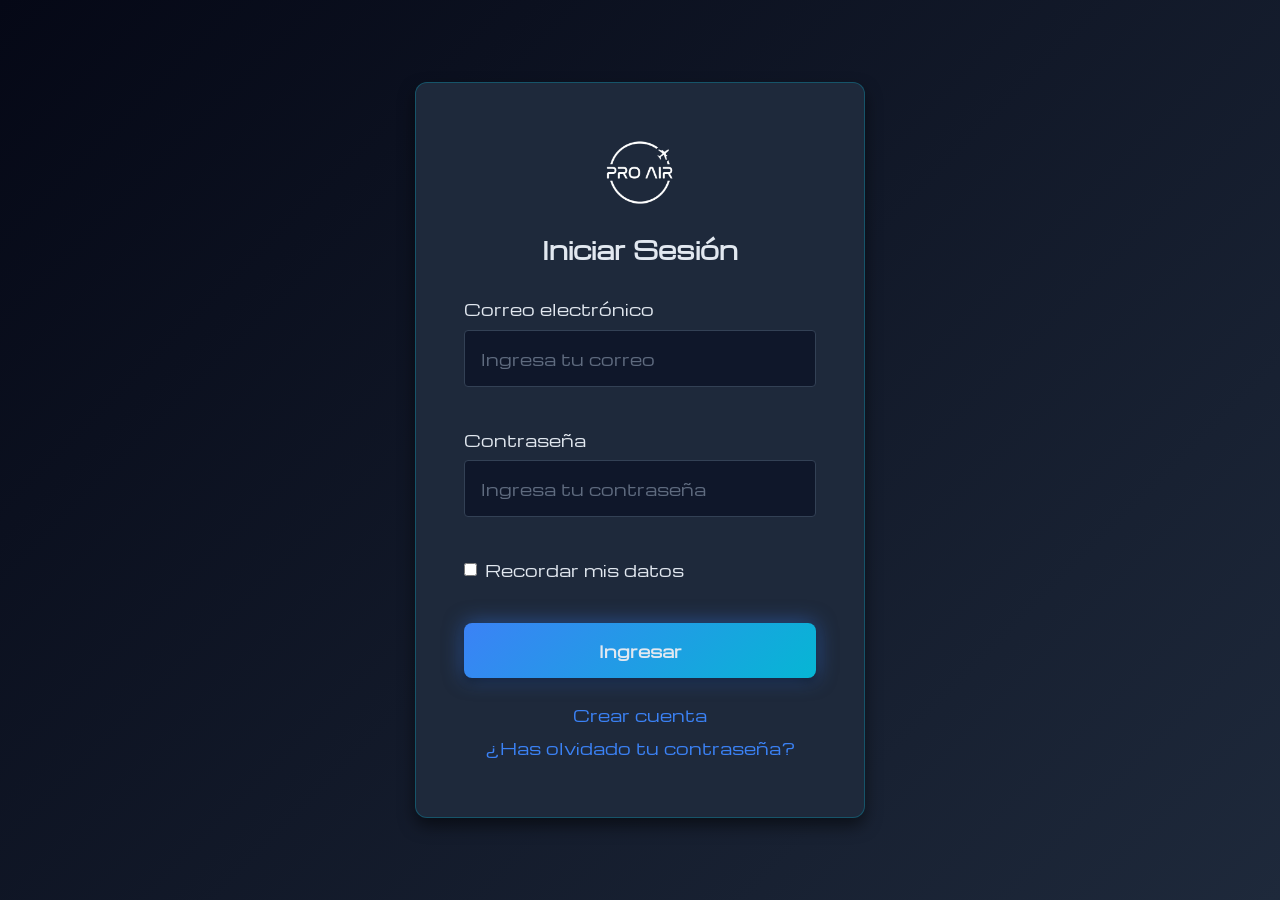
<file: index.html>
<!DOCTYPE html>
<html lang="es">
<head>
    <meta charset="UTF-8">
    <meta name="viewport" content="width=device-width, initial-scale=1.0">
    <title>PRO AIR - Iniciar Sesión</title>
    <link rel="icon" href="./img/icons/icono.png" type="image/png">
    <link rel="stylesheet" href="css/style.css">
    <link rel="stylesheet" href="css/forms.css">
    <link rel="stylesheet" href="css/layout.css">
    <link rel="stylesheet" href="css/responsive.css">
</head>
<body>
    <main class="login-container">
        <div class="login-wrapper">
            <header class="login-header">
                <img src="./img/icons/logo.png" alt="Logo PRO AIR" class="logo">
                <h1>Iniciar Sesión</h1>
            </header>

            <form class="login-form" action="loading-login.html" method="get">
                <div class="form-group">
                    <label for="email">Correo electrónico</label>
                    <input 
                        type="email" 
                        id="email" 
                        name="email" 
                        placeholder="Ingresa tu correo"
                        required
                        aria-required="true"
                    >
                </div>

                <div class="form-group">
                    <label for="password">Contraseña</label>
                    <input 
                        type="password" 
                        id="password" 
                        name="password" 
                        placeholder="Ingresa tu contraseña"
                        required
                        aria-required="true"
                    >
                </div>

                <div class="form-group checkbox-group">
                    <input type="checkbox" id="remember" name="remember">
                    <label for="remember">Recordar mis datos</label>
                </div>

                <button type="submit" class="btn btn-primary">Ingresar</button>
            </form>

            <div class="login-links">
                <a href="registro.html" class="link">Crear cuenta</a>
                <a href="recuperar.html" class="link">¿Has olvidado tu contraseña?</a>
            </div>
        </div>
    </main>
</body>
</html>
</file>
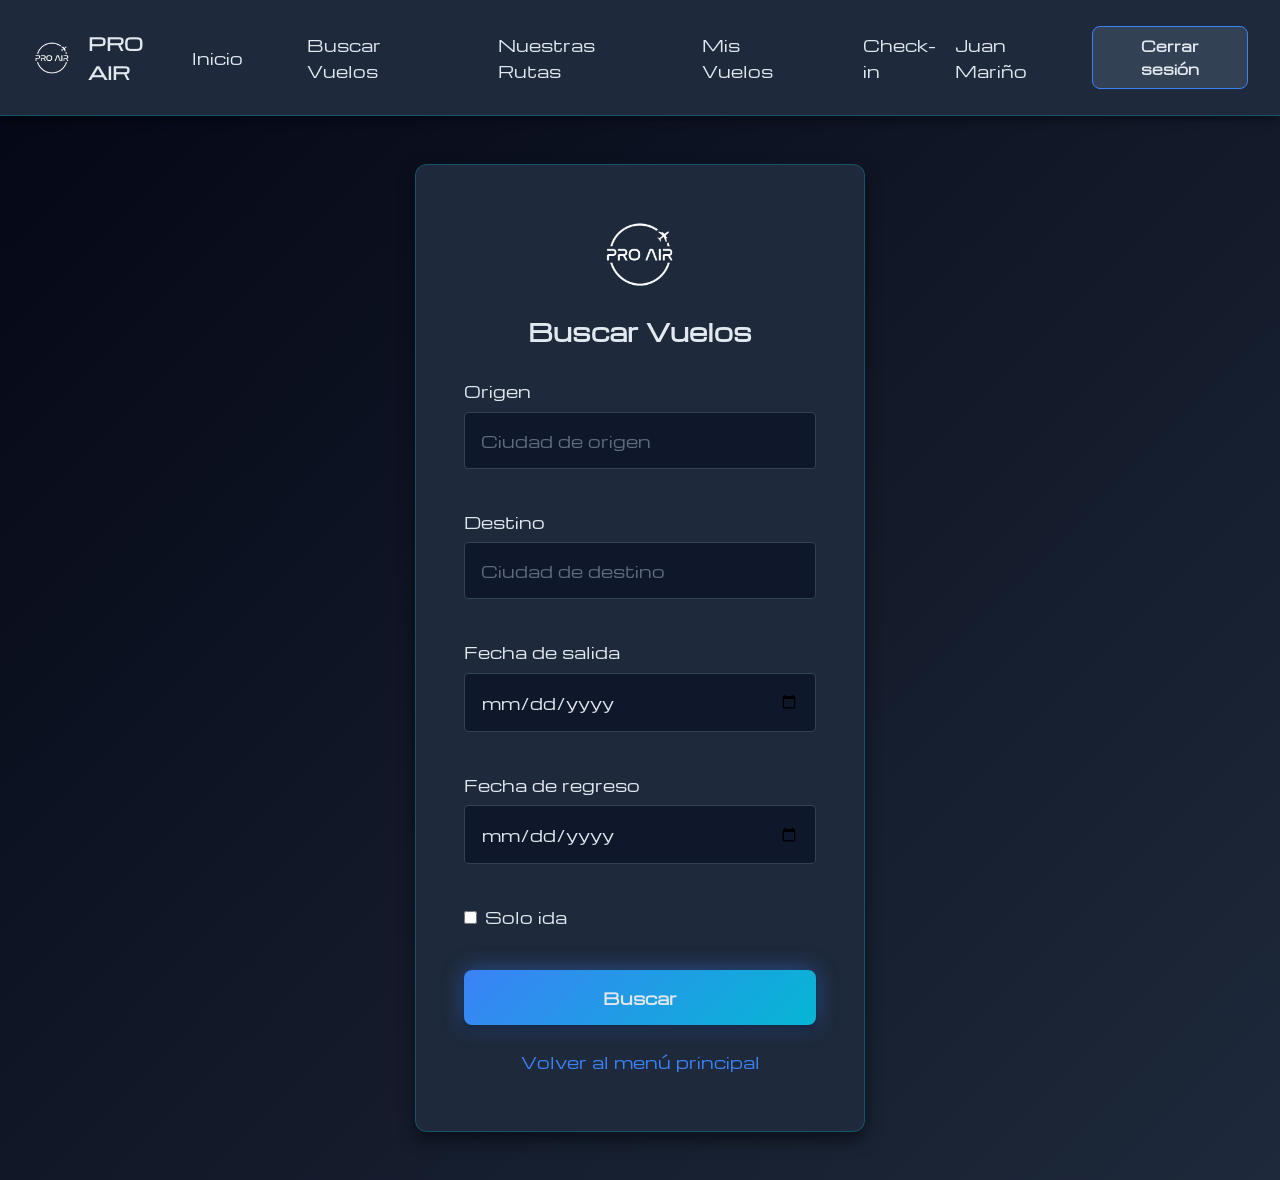
<file: buscar-vuelos.html>
<!DOCTYPE html>
<html lang="es">
<head>
    <meta charset="UTF-8">
    <meta name="viewport" content="width=device-width, initial-scale=1.0">
    <title>PRO AIR - Búsqueda de Vuelos</title>
    <link rel="icon" href="./img/icons/icono.png" type="image/png">
    <link rel="stylesheet" href="css/style.css">
    <link rel="stylesheet" href="css/forms.css">
    <link rel="stylesheet" href="css/layout.css">
    <link rel="stylesheet" href="css/responsive.css">
</head>
<body>
    <nav class="nav-mobile">
        <div class="nav-mobile-content">
            <a href="menu.html" class="nav-mobile-logo">
                <img src="./img/icons/logo.png" alt="Logo PRO AIR">
                <span>PRO AIR</span>
            </a>
            <div class="nav-mobile-links">
                <a href="menu.html" class="nav-mobile-link">Inicio</a>
                <a href="rutas.html" class="nav-mobile-link">Rutas</a>
                <a href="index.html" class="nav-mobile-logout">Cerrar sesión</a>
            </div>
        </div>
    </nav>
    <nav class="nav-bar">
        <div class="nav-content">
            <a href="menu.html" class="nav-logo">
                <img src="./img/icons/logo.png" alt="Logo PRO AIR">
                <span>PRO AIR</span>
            </a>
            <div class="nav-links">
                <a href="menu.html" class="nav-link">Inicio</a>
                <a href="buscar-vuelos.html" class="nav-link">Buscar Vuelos</a>
                <a href="rutas.html" class="nav-link">Nuestras Rutas</a>
                <a href="mis-vuelos.html" class="nav-link">Mis Vuelos</a>
                <a href="checkin.html" class="nav-link">Check-in</a>
            </div>
            <div class="nav-user">
                <span class="nav-username">Juan Mariño</span>
                <a href="index.html" class="btn btn-logout">Cerrar sesión</a>
            </div>
        </div>
    </nav>
    <main class="form-container">
        <div class="form-wrapper">
            <header class="form-header">
                <img src="./img/icons/logo.png" alt="Logo PRO AIR" class="logo">
                <h1>Buscar Vuelos</h1>
            </header>

            <form class="search-form" action="loading-busqueda.html" method="get">
                <div class="form-group">
                    <label for="origen">Origen</label>
                    <input 
                        type="text" 
                        id="origen" 
                        name="origen" 
                        placeholder="Ciudad de origen"
                        required
                        aria-required="true"
                    >
                </div>

                <div class="form-group">
                    <label for="destino">Destino</label>
                    <input 
                        type="text" 
                        id="destino" 
                        name="destino" 
                        placeholder="Ciudad de destino"
                        required
                        aria-required="true"
                    >
                </div>

                <div class="form-group">
                    <label for="fecha-salida">Fecha de salida</label>
                    <input 
                        type="date" 
                        id="fecha-salida" 
                        name="fecha-salida" 
                        required
                        aria-required="true"
                    >
                </div>

                <div class="form-group">
                    <label for="fecha-regreso">Fecha de regreso</label>
                    <input 
                        type="date" 
                        id="fecha-regreso" 
                        name="fecha-regreso"
                    >
                </div>

                <div class="form-group checkbox-group">
                    <input type="checkbox" id="solo-ida" name="solo-ida">
                    <label for="solo-ida">Solo ida</label>
                </div>

                <button type="submit" class="btn btn-primary">Buscar</button>
            </form>

            <div class="form-links">
                <a href="menu.html" class="link">Volver al menú principal</a>
            </div>
        </div>
    </main>
</body>
</html>
</file>
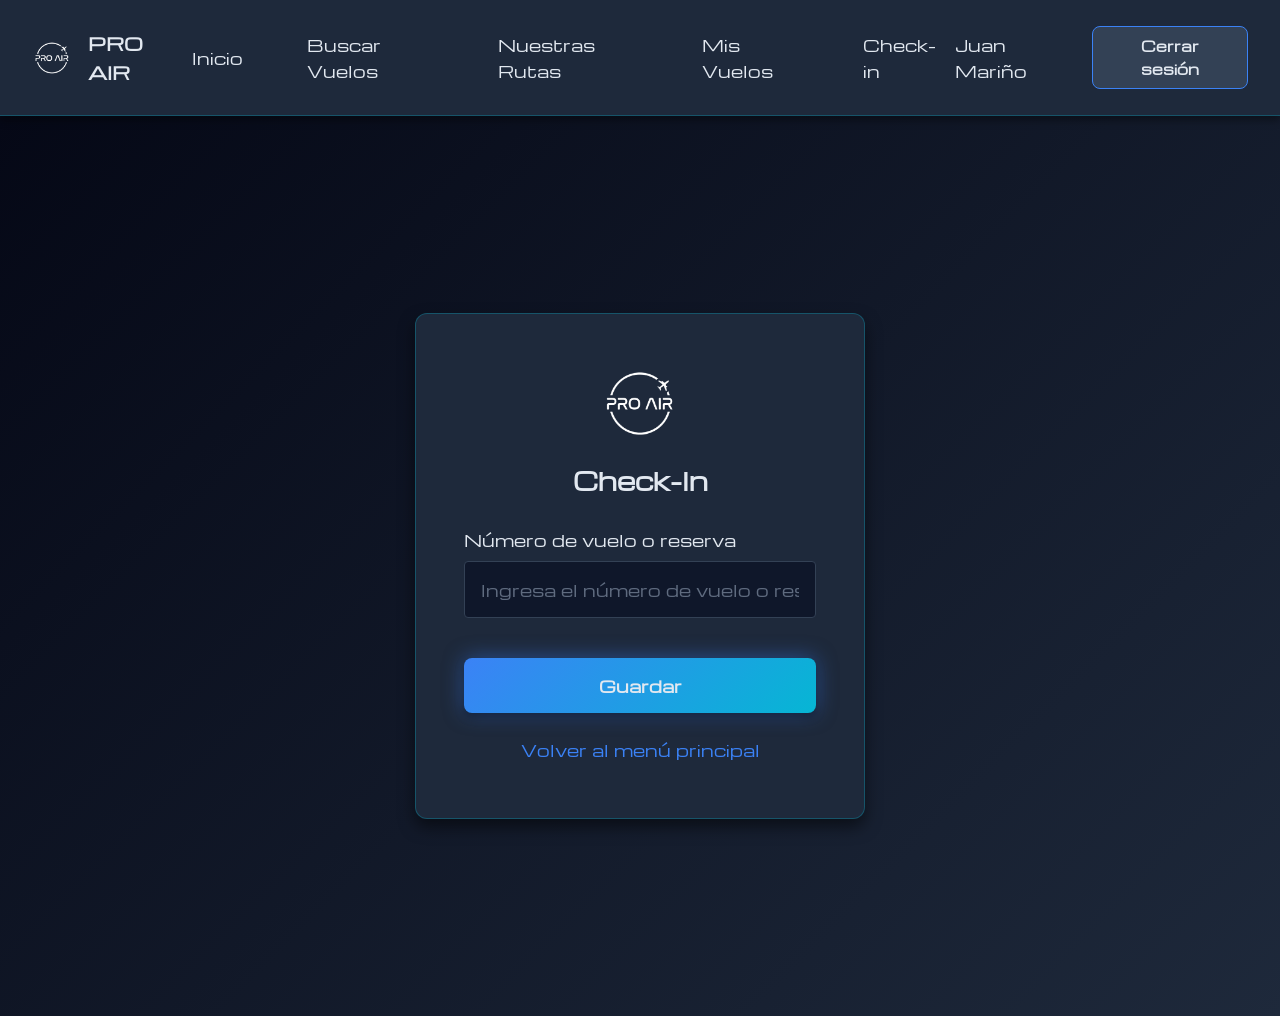
<file: checkin.html>
<!DOCTYPE html>
<html lang="es">
<head>
    <meta charset="UTF-8">
    <meta name="viewport" content="width=device-width, initial-scale=1.0">
    <title>PRO AIR - Check-In</title>
    <link rel="icon" href="./img/icons/icono.png" type="image/png">
    <link rel="stylesheet" href="css/style.css">
    <link rel="stylesheet" href="css/forms.css">
    <link rel="stylesheet" href="css/layout.css">
    <link rel="stylesheet" href="css/responsive.css">
</head>
<body>
    <nav class="nav-mobile">
        <div class="nav-mobile-content">
            <a href="menu.html" class="nav-mobile-logo">
                <img src="./img/icons/logo.png" alt="Logo PRO AIR">
                <span>PRO AIR</span>
            </a>
            <div class="nav-mobile-links">
                <a href="menu.html" class="nav-mobile-link">Inicio</a>
                <a href="rutas.html" class="nav-mobile-link">Rutas</a>
                <a href="index.html" class="nav-mobile-logout">Cerrar sesión</a>
            </div>
        </div>
    </nav>
    <nav class="nav-bar">
        <div class="nav-content">
            <a href="menu.html" class="nav-logo">
                <img src="./img/icons/logo.png" alt="Logo PRO AIR">
                <span>PRO AIR</span>
            </a>
            <div class="nav-links">
                <a href="menu.html" class="nav-link">Inicio</a>
                <a href="buscar-vuelos.html" class="nav-link">Buscar Vuelos</a>
                <a href="rutas.html" class="nav-link">Nuestras Rutas</a>
                <a href="mis-vuelos.html" class="nav-link">Mis Vuelos</a>
                <a href="checkin.html" class="nav-link">Check-in</a>
            </div>
            <div class="nav-user">
                <span class="nav-username">Juan Mariño</span>
                <a href="index.html" class="btn btn-logout">Cerrar sesión</a>
            </div>
        </div>
    </nav>
    <main class="form-container">
        <div class="form-wrapper">
            <header class="form-header">
                <img src="./img/icons/logo.png" alt="Logo PRO AIR" class="logo">
                <h1>Check-In</h1>
            </header>

            <form class="checkin-form" action="menu.html" method="get">
                <div class="form-group">
                    <label for="numero-vuelo">Número de vuelo o reserva</label>
                    <input 
                        type="text" 
                        id="numero-vuelo" 
                        name="numero-vuelo" 
                        placeholder="Ingresa el número de vuelo o reserva"
                        required
                        aria-required="true"
                    >
                </div>

                <button type="submit" class="btn btn-primary">Guardar</button>
            </form>

            <div class="form-links">
                <a href="menu.html" class="link">Volver al menú principal</a>
            </div>
        </div>
    </main>
</body>
</html>
</file>
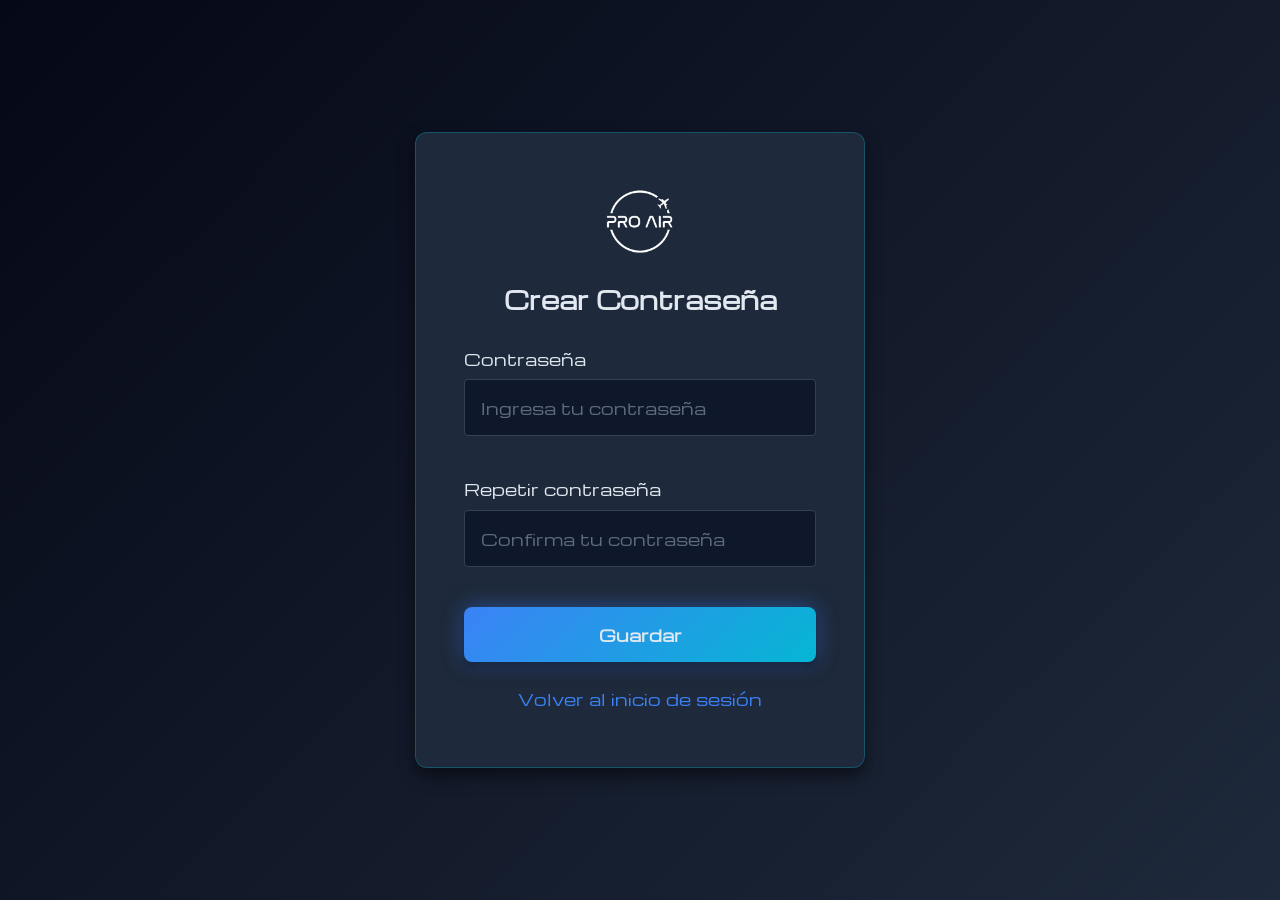
<file: crear-contraseña.html>
<!DOCTYPE html>
<html lang="es">
<head>
    <meta charset="UTF-8">
    <meta name="viewport" content="width=device-width, initial-scale=1.0">
    <title>PRO AIR - Crear Contraseña</title>
    <link rel="icon" href="./img/icons/icono.png" type="image/png">
    <link rel="stylesheet" href="css/style.css">
    <link rel="stylesheet" href="css/forms.css">
    <link rel="stylesheet" href="css/layout.css">
    <link rel="stylesheet" href="css/responsive.css">
</head>
<body>
    <main class="form-container">
        <div class="form-wrapper">
            <header class="form-header">
                <img src="./img/icons/logo.png" alt="Logo PRO AIR" class="logo">
                <h1>Crear Contraseña</h1>
            </header>

            <form class="password-form" action="menu.html" method="get">
                <div class="form-group">
                    <label for="password">Contraseña</label>
                    <input 
                        type="password" 
                        id="password" 
                        name="password" 
                        placeholder="Ingresa tu contraseña"
                        required
                        aria-required="true"
                    >
                </div>

                <div class="form-group">
                    <label for="confirm-password">Repetir contraseña</label>
                    <input 
                        type="password" 
                        id="confirm-password" 
                        name="confirm-password" 
                        placeholder="Confirma tu contraseña"
                        required
                        aria-required="true"
                    >
                </div>

                <button type="submit" class="btn btn-primary">Guardar</button>
            </form>

            <div class="form-links">
                <a href="index.html" class="link">Volver al inicio de sesión</a>
            </div>
        </div>
    </main>
</body>
</html>
</file>
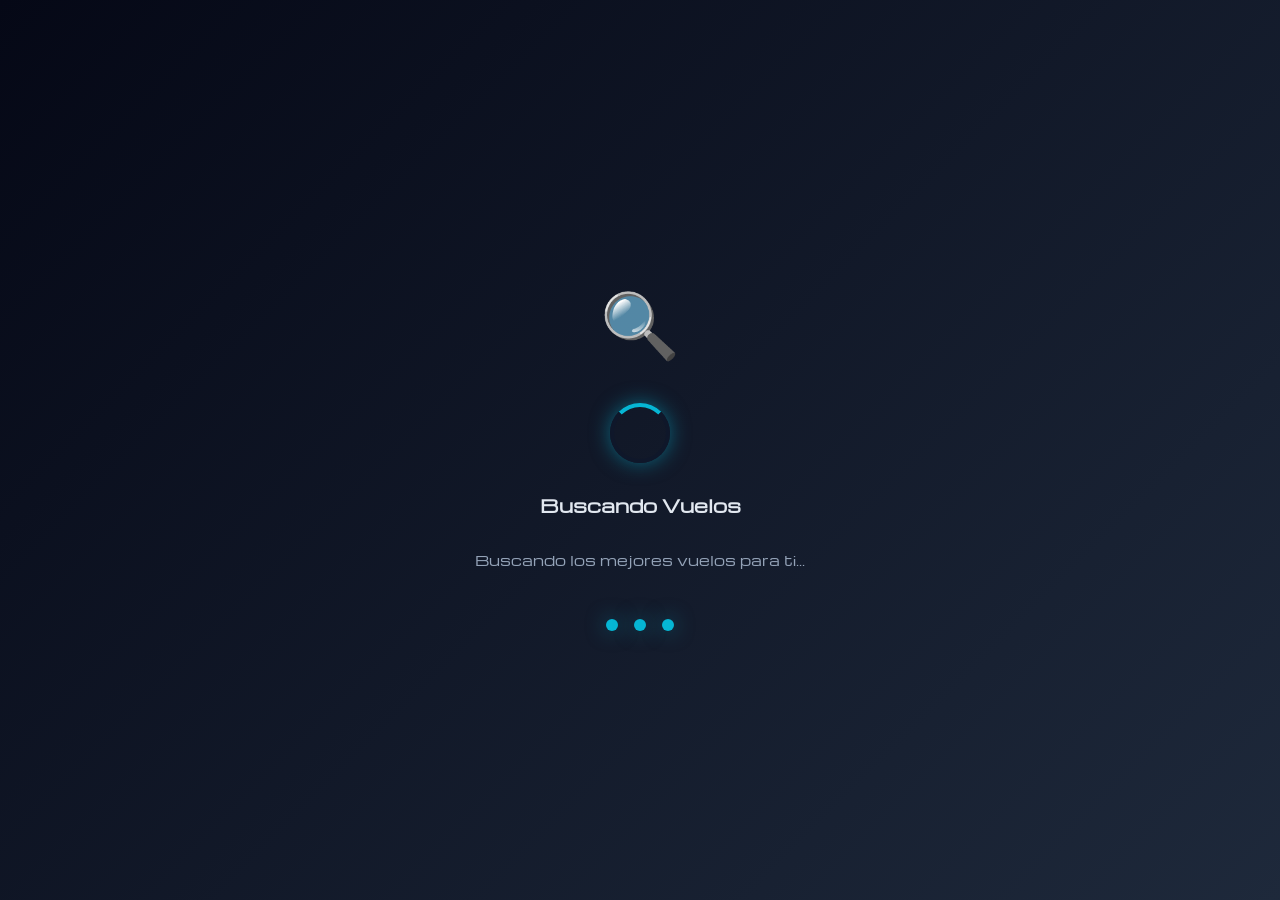
<file: loading-busqueda.html>
<!DOCTYPE html>
<html lang="es">
<head>
    <meta charset="UTF-8">
    <meta name="viewport" content="width=device-width, initial-scale=1.0">
    <title>PRO AIR - Buscando Vuelos</title>
    <meta http-equiv="refresh" content="3;url=vuelos.html">
    <link rel="icon" href="./img/icons/icono.png" type="image/png">
    <link rel="stylesheet" href="css/style.css">
    <style>
        .loading-container {
            min-height: 100vh;
            display: flex;
            flex-direction: column;
            justify-content: center;
            align-items: center;
            background: linear-gradient(135deg, var(--color-gradient-start), var(--color-gradient-end));
            padding: var(--spacing-md);
        }

        .loading-spinner {
            width: 60px;
            height: 60px;
            border: 4px solid var(--color-gray-dark);
            border-top: 4px solid var(--color-secondary);
            border-radius: 50%;
            animation: spin 1s linear infinite;
            margin-bottom: var(--spacing-lg);
            box-shadow: var(--glow-secondary);
        }

        .loading-text {
            color: var(--color-text-primary);
            font-size: var(--font-size-large);
            font-weight: 600;
            text-align: center;
            animation: fadeInOut 2s ease-in-out infinite;
        }

        .loading-subtext {
            color: var(--color-text-secondary);
            font-size: var(--font-size-small);
            margin-top: var(--spacing-sm);
            text-align: center;
        }

        .loading-dots {
            display: flex;
            gap: var(--spacing-sm);
            margin-top: var(--spacing-lg);
        }

        .dot {
            width: 12px;
            height: 12px;
            background-color: var(--color-secondary);
            border-radius: 50%;
            animation: bounce 1.4s ease-in-out infinite;
            box-shadow: var(--glow-secondary);
        }

        .dot:nth-child(1) { animation-delay: 0s; }
        .dot:nth-child(2) { animation-delay: 0.2s; }
        .dot:nth-child(3) { animation-delay: 0.4s; }

        @keyframes spin {
            0% { transform: rotate(0deg); }
            100% { transform: rotate(360deg); }
        }

        @keyframes fadeInOut {
            0%, 100% { opacity: 0.5; }
            50% { opacity: 1; }
        }

        @keyframes bounce {
            0%, 80%, 100% { transform: translateY(0); }
            40% { transform: translateY(-20px); }
        }

        .search-icon {
            font-size: 4rem;
            animation: pulse 2s ease-in-out infinite;
            margin-bottom: var(--spacing-lg);
        }

        @keyframes pulse {
            0%, 100% { transform: scale(1); opacity: 1; }
            50% { transform: scale(1.1); opacity: 0.8; }
        }
    </style>
</head>
<body>
    <div class="loading-container">
        <div class="search-icon">🔍</div>
        <div class="loading-spinner"></div>
        <h1 class="loading-text">Buscando Vuelos</h1>
        <p class="loading-subtext">Buscando los mejores vuelos para ti...</p>
        <div class="loading-dots">
            <div class="dot"></div>
            <div class="dot"></div>
            <div class="dot"></div>
        </div>
    </div>
</body>
</html>
</file>
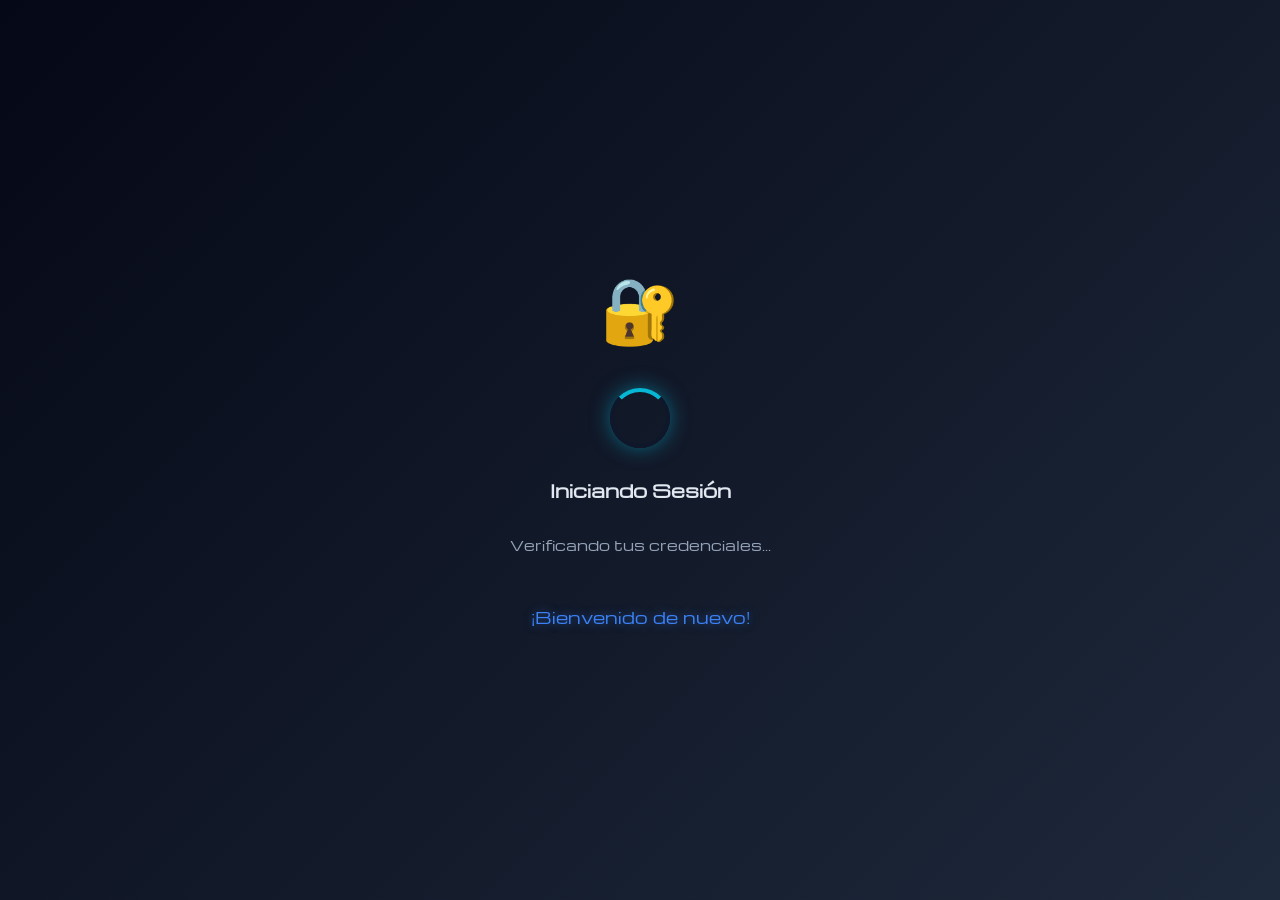
<file: loading-login.html>
<!DOCTYPE html>
<html lang="es">
<head>
    <meta charset="UTF-8">
    <meta name="viewport" content="width=device-width, initial-scale=1.0">
    <title>PRO AIR - Iniciando Sesión</title>
    <meta http-equiv="refresh" content="3;url=menu.html">
    <link rel="icon" href="./img/icons/icono.png" type="image/png">
    <link rel="stylesheet" href="css/style.css">
    <style>
        .loading-container {
            min-height: 100vh;
            display: flex;
            flex-direction: column;
            justify-content: center;
            align-items: center;
            background: linear-gradient(135deg, var(--color-gradient-start), var(--color-gradient-end));
            padding: var(--spacing-md);
        }

        .loading-spinner {
            width: 60px;
            height: 60px;
            border: 4px solid var(--color-gray-dark);
            border-top: 4px solid var(--color-secondary);
            border-radius: 50%;
            animation: spin 1s linear infinite;
            margin-bottom: var(--spacing-lg);
            box-shadow: var(--glow-secondary);
        }

        .loading-text {
            color: var(--color-text-primary);
            font-size: var(--font-size-large);
            font-weight: 600;
            text-align: center;
            animation: fadeInOut 2s ease-in-out infinite;
        }

        .loading-subtext {
            color: var(--color-text-secondary);
            font-size: var(--font-size-small);
            margin-top: var(--spacing-sm);
            text-align: center;
        }

        .login-icon {
            font-size: 4rem;
            animation: pulse 2s ease-in-out infinite;
            margin-bottom: var(--spacing-lg);
        }

        @keyframes spin {
            0% { transform: rotate(0deg); }
            100% { transform: rotate(360deg); }
        }

        @keyframes fadeInOut {
            0%, 100% { opacity: 0.5; }
            50% { opacity: 1; }
        }

        @keyframes pulse {
            0%, 100% { transform: scale(1); opacity: 1; }
            50% { transform: scale(1.1); opacity: 0.8; }
        }

        .welcome-text {
            color: var(--color-primary);
            font-size: var(--font-size-base);
            font-weight: 500;
            margin-top: var(--spacing-lg);
            text-align: center;
            animation: slideIn 1s ease-out;
            text-shadow: 0 0 10px rgba(59, 130, 246, 0.5);
        }

        @keyframes slideIn {
            0% { transform: translateY(20px); opacity: 0; }
            100% { transform: translateY(0); opacity: 1; }
        }
    </style>
</head>
<body>
    <div class="loading-container">
        <div class="login-icon">🔐</div>
        <div class="loading-spinner"></div>
        <h1 class="loading-text">Iniciando Sesión</h1>
        <p class="loading-subtext">Verificando tus credenciales...</p>
        <p class="welcome-text">¡Bienvenido de nuevo!</p>
    </div>
</body>
</html>
</file>
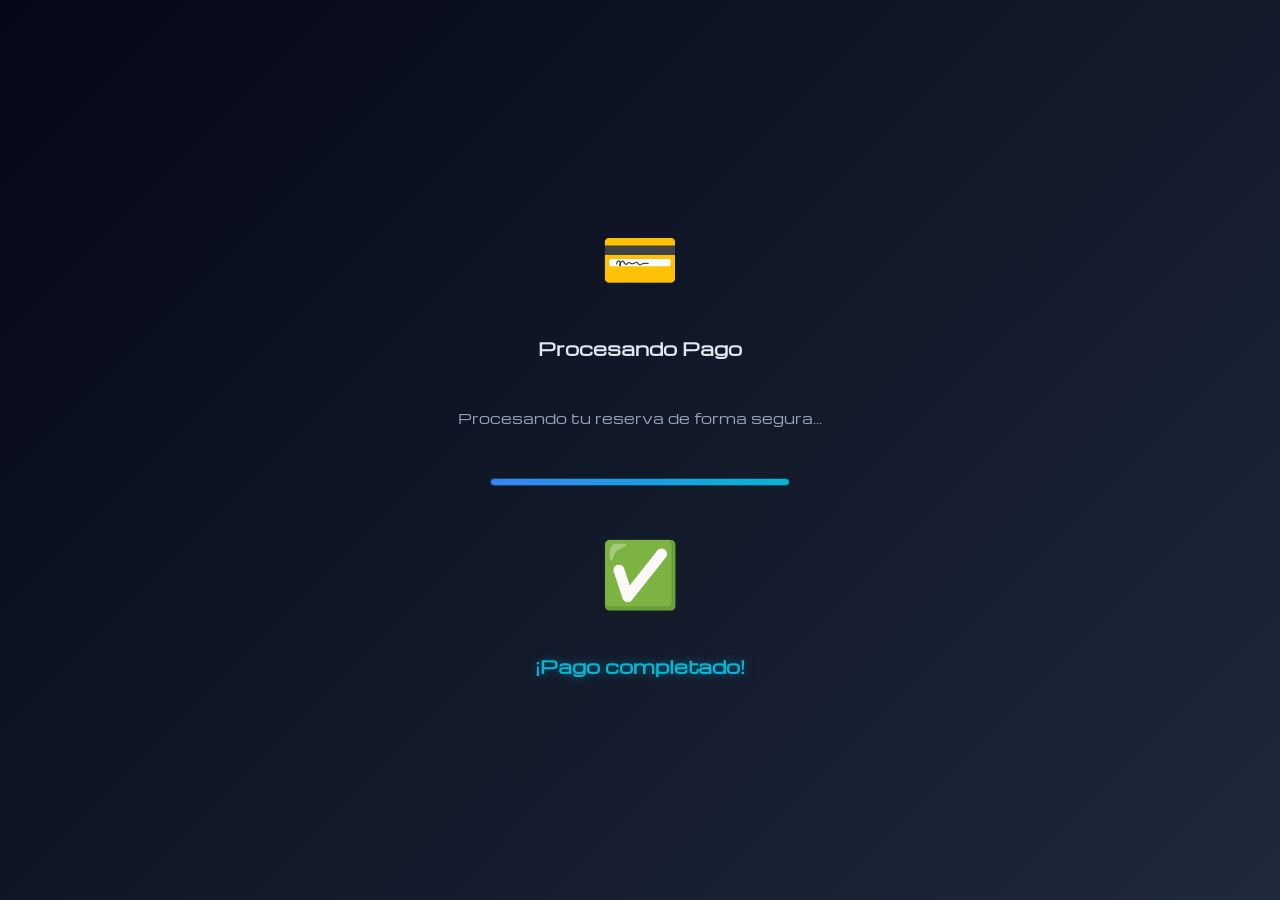
<file: loading-pago.html>
<!DOCTYPE html>
<html lang="es">
<head>
    <meta charset="UTF-8">
    <meta name="viewport" content="width=device-width, initial-scale=1.0">
    <title>PRO AIR - Procesando Pago</title>
    <meta http-equiv="refresh" content="3;url=menu.html">
    <link rel="icon" href="./img/icons/icono.png" type="image/png">
    <link rel="stylesheet" href="css/style.css">
    <style>
        .loading-container {
            min-height: 100vh;
            display: flex;
            flex-direction: column;
            justify-content: center;
            align-items: center;
            background: linear-gradient(135deg, var(--color-gradient-start), var(--color-gradient-end));
            padding: var(--spacing-md);
        }

        .loading-text {
            color: var(--color-text-primary);
            font-size: var(--font-size-large);
            font-weight: 600;
            text-align: center;
            animation: fadeInOut 2s ease-in-out infinite;
            margin-bottom: var(--spacing-lg);
        }

        .loading-subtext {
            color: var(--color-text-secondary);
            font-size: var(--font-size-small);
            margin-top: var(--spacing-sm);
            text-align: center;
        }

        .progress-container {
            width: 300px;
            max-width: 90%;
            margin: var(--spacing-lg) 0;
        }

        .progress-bar {
            width: 100%;
            height: 8px;
            background-color: var(--color-gray-dark);
            border-radius: var(--border-radius-md);
            overflow: hidden;
            border: 1px solid rgba(6, 182, 212, 0.3);
        }

        .progress-fill {
            height: 100%;
            background: linear-gradient(90deg, var(--color-primary), var(--color-secondary));
            border-radius: var(--border-radius-md);
            animation: progress 3s ease-in-out forwards;
            box-shadow: var(--glow-secondary);
        }

        .payment-icon {
            font-size: 4rem;
            animation: pulse 2s ease-in-out infinite;
            margin-bottom: var(--spacing-lg);
        }

        .check-icon {
            font-size: 4rem;
            animation: checkmark 1s ease-in-out infinite;
            margin-bottom: var(--spacing-lg);
        }

        @keyframes fadeInOut {
            0%, 100% { opacity: 0.5; }
            50% { opacity: 1; }
        }

        @keyframes progress {
            0% { width: 0%; }
            100% { width: 100%; }
        }

        @keyframes pulse {
            0%, 100% { transform: scale(1); opacity: 1; }
            50% { transform: scale(1.1); opacity: 0.8; }
        }

        @keyframes checkmark {
            0%, 100% { transform: scale(1); }
            50% { transform: scale(1.2); }
        }

        .success-message {
            color: var(--color-secondary);
            font-size: var(--font-size-large);
            font-weight: 600;
            text-align: center;
            animation: fadeInOut 2s ease-in-out infinite;
            text-shadow: 0 0 10px rgba(6, 182, 212, 0.5);
        }
    </style>
</head>
<body>
    <div class="loading-container">
        <div class="payment-icon">💳</div>
        <h1 class="loading-text">Procesando Pago</h1>
        <p class="loading-subtext">Procesando tu reserva de forma segura...</p>
        <div class="progress-container">
            <div class="progress-bar">
                <div class="progress-fill"></div>
            </div>
        </div>
        <div class="check-icon">✅</div>
        <p class="success-message">¡Pago completado!</p>
    </div>
</body>
</html>
</file>
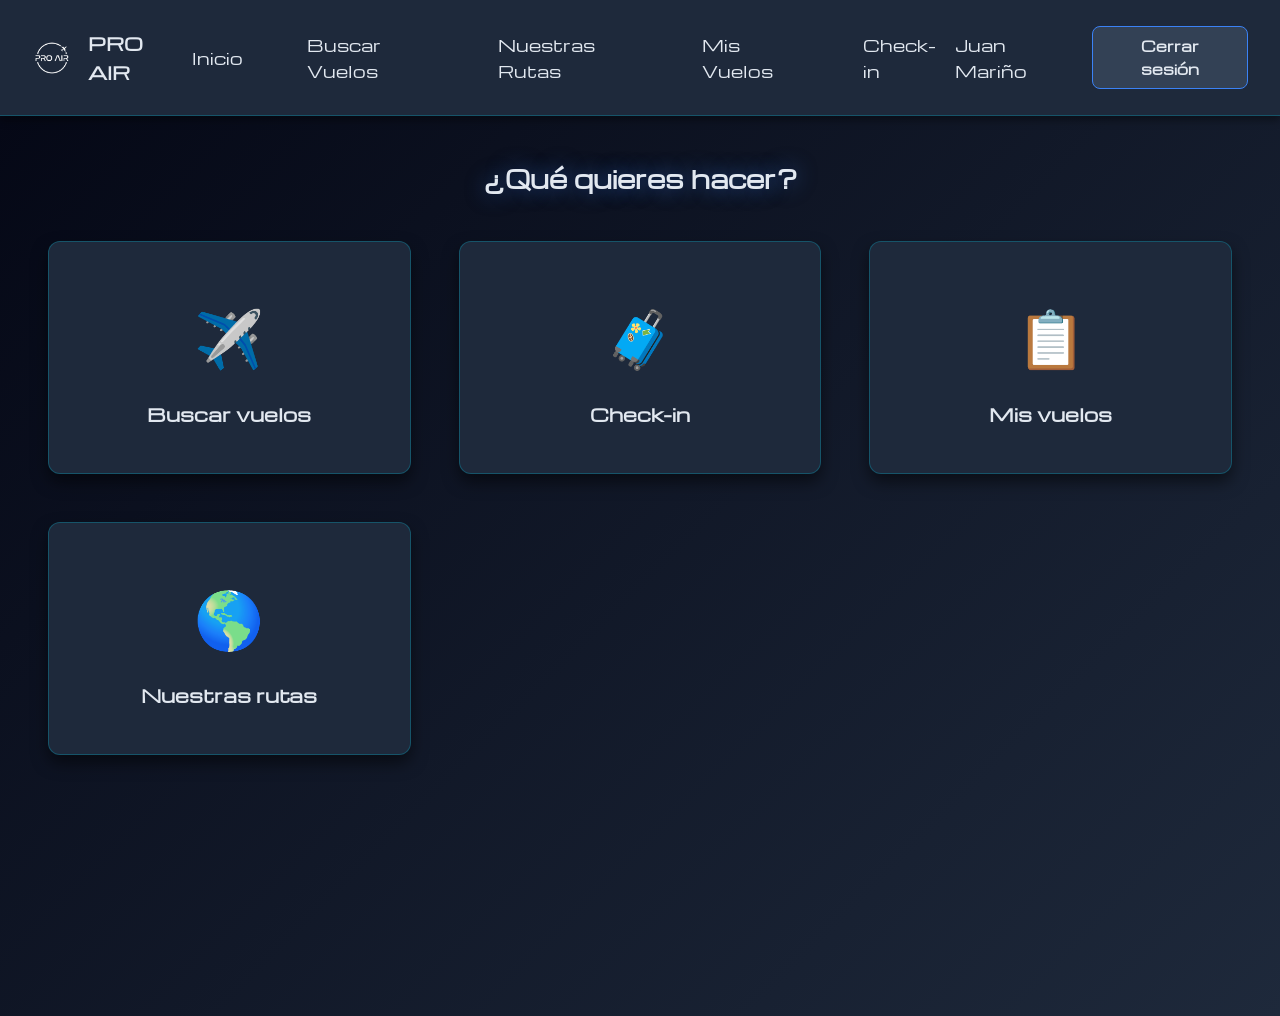
<file: menu.html>
<!DOCTYPE html>
<html lang="es">

<head>
    <meta charset="UTF-8">
    <meta name="viewport" content="width=device-width, initial-scale=1.0">
    <title>PRO AIR - Menú Principal</title>
    <link rel="icon" href="./img/icons/icono.png" type="image/png">
    <link rel="stylesheet" href="css/style.css">
    <link rel="stylesheet" href="css/forms.css">
    <link rel="stylesheet" href="css/layout.css">
    <link rel="stylesheet" href="css/responsive.css">
</head>

<body>
    <nav class="nav-mobile">
        <div class="nav-mobile-content">
            <a href="menu.html" class="nav-mobile-logo">
                <img src="./img/icons/logo.png" alt="Logo PRO AIR">
                <span>PRO AIR</span>
            </a>
            <div class="nav-mobile-links">
                <a href="menu.html" class="nav-mobile-link">Inicio</a>
                <a href="rutas.html" class="nav-mobile-link">Rutas</a>
                <a href="index.html" class="nav-mobile-logout">Cerrar sesión</a>
            </div>
        </div>
    </nav>
    <nav class="nav-bar">
        <div class="nav-content">
            <a href="menu.html" class="nav-logo">
                <img src="./img/icons/logo.png" alt="Logo PRO AIR">
                <span>PRO AIR</span>
            </a>
            <div class="nav-links">
                <a href="menu.html" class="nav-link">Inicio</a>
                <a href="buscar-vuelos.html" class="nav-link">Buscar Vuelos</a>
                <a href="rutas.html" class="nav-link">Nuestras Rutas</a>
                <a href="mis-vuelos.html" class="nav-link">Mis Vuelos</a>
                <a href="checkin.html" class="nav-link">Check-in</a>
            </div>
            <div class="nav-user">
                <span class="nav-username">Juan Mariño</span>
                <a href="index.html" class="btn btn-logout">Cerrar sesión</a>
            </div>
        </div>
    </nav>
    <main class="menu-container">
        <section class="menu-content">
            <h1 class="menu-title">¿Qué quieres hacer?</h1>

            <div class="menu-cards">
                <a href="buscar-vuelos.html" class="menu-card">
                    <div class="card-icon">✈️</div>
                    <h2 class="card-title">Buscar vuelos</h2>
                </a>

                <a href="checkin.html" class="menu-card">
                    <div class="card-icon">🧳</div>
                    <h2 class="card-title">Check-in</h2>
                </a>

                <a href="mis-vuelos.html" class="menu-card">
                    <div class="card-icon">📋</div>
                    <h2 class="card-title">Mis vuelos</h2>
                </a>

                <a href="rutas.html" class="menu-card">
                    <div class="card-icon">🌎</div>
                    <h2 class="card-title">Nuestras rutas</h2>
                </a>
            </div>
        </section>
    </main>
</body>

</html>
</file>
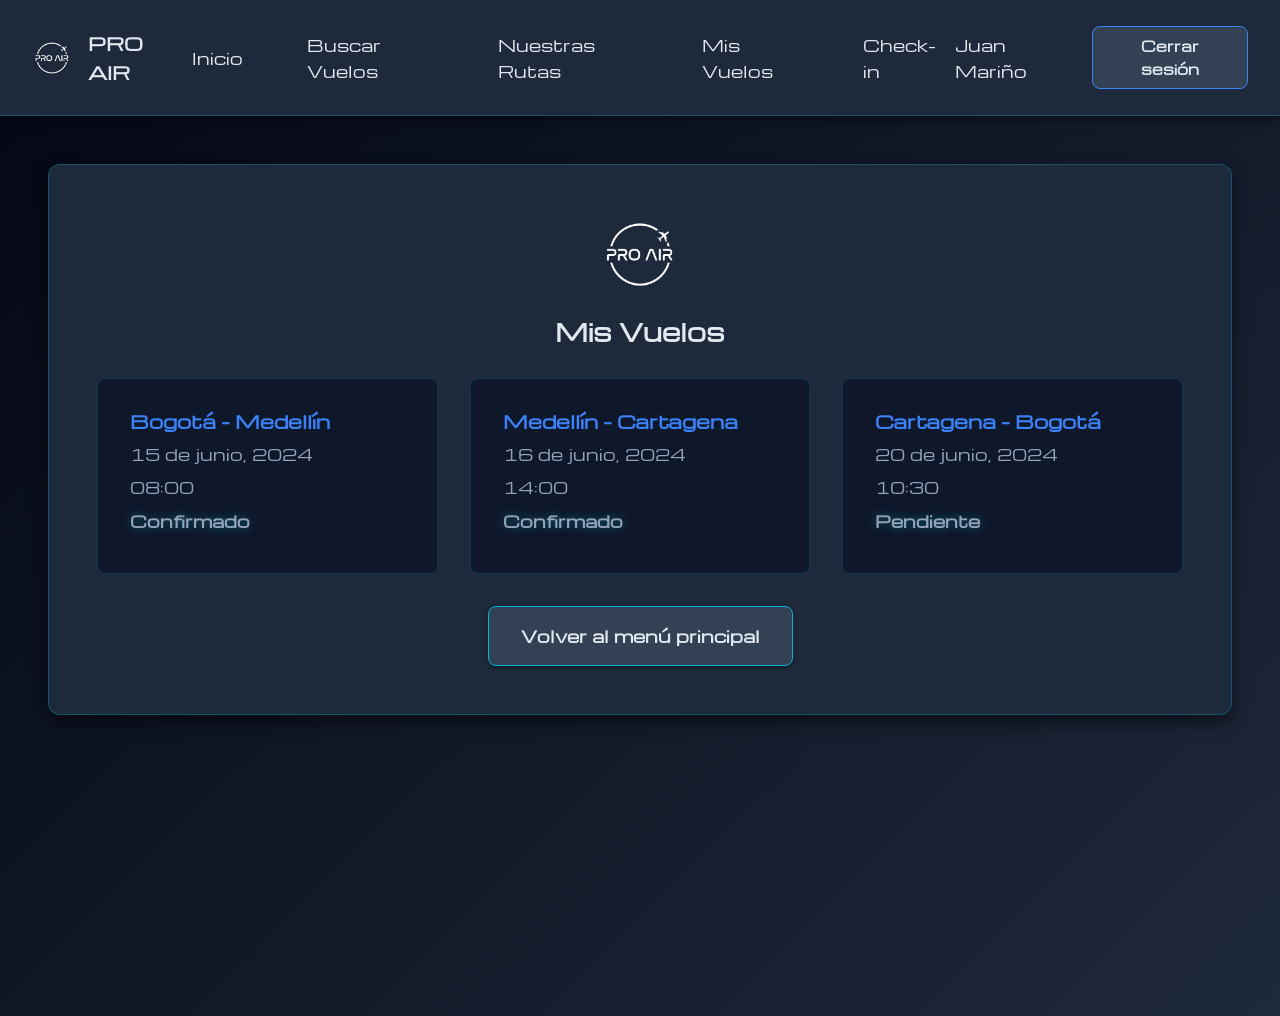
<file: mis-vuelos.html>
<!DOCTYPE html>
<html lang="es">
<head>
    <meta charset="UTF-8">
    <meta name="viewport" content="width=device-width, initial-scale=1.0">
    <title>PRO AIR - Mis Vuelos</title>
    <link rel="icon" href="./img/icons/icono.png" type="image/png">
    <link rel="stylesheet" href="css/style.css">
    <link rel="stylesheet" href="css/forms.css">
    <link rel="stylesheet" href="css/layout.css">
    <link rel="stylesheet" href="css/responsive.css">
</head>
<body>
    <nav class="nav-mobile">
        <div class="nav-mobile-content">
            <a href="menu.html" class="nav-mobile-logo">
                <img src="./img/icons/logo.png" alt="Logo PRO AIR">
                <span>PRO AIR</span>
            </a>
            <div class="nav-mobile-links">
                <a href="menu.html" class="nav-mobile-link">Inicio</a>
                <a href="rutas.html" class="nav-mobile-link">Rutas</a>
                <a href="index.html" class="nav-mobile-logout">Cerrar sesión</a>
            </div>
        </div>
    </nav>
    <nav class="nav-bar">
        <div class="nav-content">
            <a href="menu.html" class="nav-logo">
                <img src="./img/icons/logo.png" alt="Logo PRO AIR">
                <span>PRO AIR</span>
            </a>
            <div class="nav-links">
                <a href="menu.html" class="nav-link">Inicio</a>
                <a href="buscar-vuelos.html" class="nav-link">Buscar Vuelos</a>
                <a href="rutas.html" class="nav-link">Nuestras Rutas</a>
                <a href="mis-vuelos.html" class="nav-link">Mis Vuelos</a>
                <a href="checkin.html" class="nav-link">Check-in</a>
            </div>
            <div class="nav-user">
                <span class="nav-username">Juan Mariño</span>
                <a href="index.html" class="btn btn-logout">Cerrar sesión</a>
            </div>
        </div>
    </nav>
    <main class="my-flights-container">
        <div class="my-flights-wrapper">
            <header class="my-flights-header">
                <img src="./img/icons/logo.png" alt="Logo PRO AIR" class="logo">
                <h1>Mis Vuelos</h1>
            </header>

            <section class="my-flights-content">
                <ul class="flights-list">
                    <li class="flight-item">
                        <div class="flight-info">
                            <h2 class="flight-route">Bogotá - Medellín</h2>
                            <p class="flight-date">15 de junio, 2024</p>
                            <p class="flight-time">08:00</p>
                            <p class="flight-status">Confirmado</p>
                        </div>
                    </li>

                    <li class="flight-item">
                        <div class="flight-info">
                            <h2 class="flight-route">Medellín - Cartagena</h2>
                            <p class="flight-date">16 de junio, 2024</p>
                            <p class="flight-time">14:00</p>
                            <p class="flight-status">Confirmado</p>
                        </div>
                    </li>

                    <li class="flight-item">
                        <div class="flight-info">
                            <h2 class="flight-route">Cartagena - Bogotá</h2>
                            <p class="flight-date">20 de junio, 2024</p>
                            <p class="flight-time">10:30</p>
                            <p class="flight-status">Pendiente</p>
                        </div>
                    </li>
                </ul>
            </section>

            <div class="my-flights-actions">
                <a href="menu.html" class="btn btn-secondary">Volver al menú principal</a>
            </div>
        </div>
    </main>
</body>
</html>
</file>
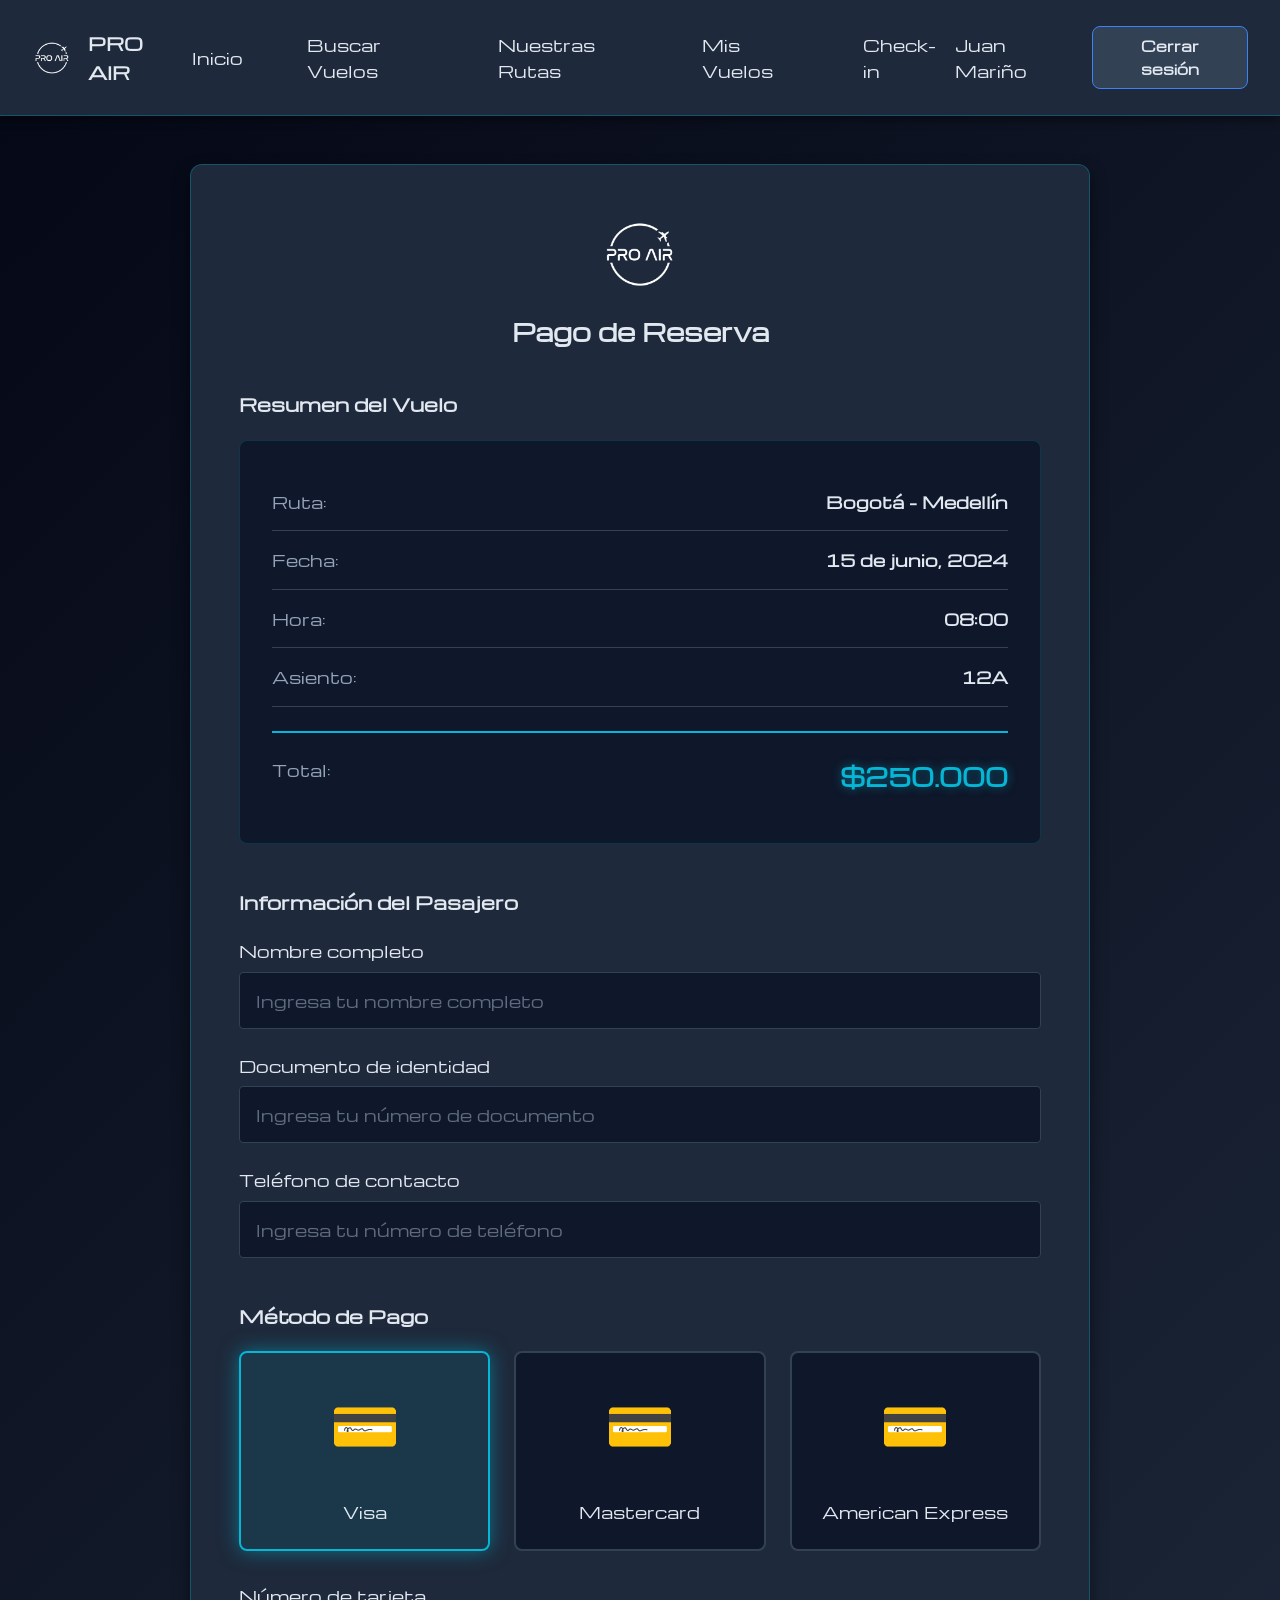
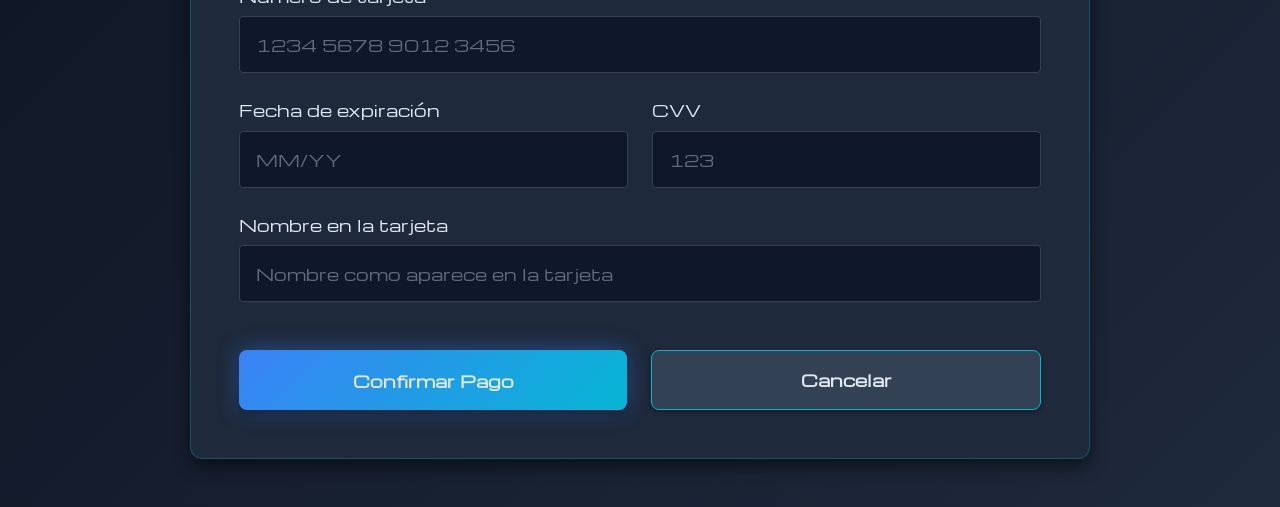
<file: pago.html>
<!DOCTYPE html>
<html lang="es">
<head>
    <meta charset="UTF-8">
    <meta name="viewport" content="width=device-width, initial-scale=1.0">
    <title>PRO AIR - Pago de Reserva</title>
    <link rel="icon" href="./img/icons/icono.png" type="image/png">
    <link rel="stylesheet" href="css/style.css">
    <link rel="stylesheet" href="css/forms.css">
    <link rel="stylesheet" href="css/layout.css">
    <link rel="stylesheet" href="css/responsive.css">
</head>
<body>
    <nav class="nav-mobile">
        <div class="nav-mobile-content">
            <a href="menu.html" class="nav-mobile-logo">
                <img src="./img/icons/logo.png" alt="Logo PRO AIR">
                <span>PRO AIR</span>
            </a>
            <div class="nav-mobile-links">
                <a href="menu.html" class="nav-mobile-link">Inicio</a>
                <a href="rutas.html" class="nav-mobile-link">Rutas</a>
                <a href="index.html" class="nav-mobile-logout">Cerrar sesión</a>
            </div>
        </div>
    </nav>
    <nav class="nav-bar">
        <div class="nav-content">
            <a href="menu.html" class="nav-logo">
                <img src="./img/icons/logo.png" alt="Logo PRO AIR">
                <span>PRO AIR</span>
            </a>
            <div class="nav-links">
                <a href="menu.html" class="nav-link">Inicio</a>
                <a href="buscar-vuelos.html" class="nav-link">Buscar Vuelos</a>
                <a href="rutas.html" class="nav-link">Nuestras Rutas</a>
                <a href="mis-vuelos.html" class="nav-link">Mis Vuelos</a>
                <a href="checkin.html" class="nav-link">Check-in</a>
            </div>
            <div class="nav-user">
                <span class="nav-username">Juan Mariño</span>
                <a href="index.html" class="btn btn-logout">Cerrar sesión</a>
            </div>
        </div>
    </nav>
    <main class="payment-container">
        <div class="payment-wrapper">
            <header class="payment-header">
                <img src="./img/icons/logo.png" alt="Logo PRO AIR" class="logo">
                <h1>Pago de Reserva</h1>
            </header>

            <!-- Resumen del vuelo -->
            <section class="flight-summary">
                <h2>Resumen del Vuelo</h2>
                <div class="summary-card">
                    <div class="summary-item">
                        <span class="label">Ruta:</span>
                        <span class="value">Bogotá - Medellín</span>
                    </div>
                    <div class="summary-item">
                        <span class="label">Fecha:</span>
                        <span class="value">15 de junio, 2024</span>
                    </div>
                    <div class="summary-item">
                        <span class="label">Hora:</span>
                        <span class="value">08:00</span>
                    </div>
                    <div class="summary-item">
                        <span class="label">Asiento:</span>
                        <span class="value">12A</span>
                    </div>
                    <div class="summary-item total">
                        <span class="label">Total:</span>
                        <span class="value price">$250.000</span>
                    </div>
                </div>
            </section>

            <!-- Formulario de información del pasajero -->
            <form class="payment-form" action="loading-pago.html" method="get">
                <section class="passenger-info">
                    <h2>Información del Pasajero</h2>
                    <div class="form-group">
                        <label for="nombre-pasajero">Nombre completo</label>
                        <input 
                            type="text" 
                            id="nombre-pasajero" 
                            name="nombre-pasajero" 
                            placeholder="Ingresa tu nombre completo"
                            required
                            aria-required="true"
                        >
                    </div>

                    <div class="form-group">
                        <label for="documento">Documento de identidad</label>
                        <input 
                            type="text" 
                            id="documento" 
                            name="documento" 
                            placeholder="Ingresa tu número de documento"
                            required
                            aria-required="true"
                        >
                    </div>

                    <div class="form-group">
                        <label for="telefono-pasajero">Teléfono de contacto</label>
                        <input 
                            type="tel" 
                            id="telefono-pasajero" 
                            name="telefono-pasajero" 
                            placeholder="Ingresa tu número de teléfono"
                            required
                            aria-required="true"
                        >
                    </div>
                </section>

                <!-- Método de pago -->
                <section class="payment-method">
                    <h2>Método de Pago</h2>
                    
                    <div class="payment-options">
                        <div class="payment-option">
                            <input type="radio" id="visa" name="payment-method" value="visa" checked>
                            <label for="visa" class="payment-card">
                                <span class="card-icon">💳</span>
                                <span class="card-name">Visa</span>
                            </label>
                        </div>

                        <div class="payment-option">
                            <input type="radio" id="mastercard" name="payment-method" value="mastercard">
                            <label for="mastercard" class="payment-card">
                                <span class="card-icon">💳</span>
                                <span class="card-name">Mastercard</span>
                            </label>
                        </div>

                        <div class="payment-option">
                            <input type="radio" id="amex" name="payment-method" value="amex">
                            <label for="amex" class="payment-card">
                                <span class="card-icon">💳</span>
                                <span class="card-name">American Express</span>
                            </label>
                        </div>
                    </div>

                    <div class="form-group">
                        <label for="card-number">Número de tarjeta</label>
                        <input 
                            type="text" 
                            id="card-number" 
                            name="card-number" 
                            placeholder="1234 5678 9012 3456"
                            required
                            aria-required="true"
                        >
                    </div>

                    <div class="form-row">
                        <div class="form-group">
                            <label for="expiry-date">Fecha de expiración</label>
                            <input 
                                type="text" 
                                id="expiry-date" 
                                name="expiry-date" 
                                placeholder="MM/YY"
                                required
                                aria-required="true"
                            >
                        </div>

                        <div class="form-group">
                            <label for="cvv">CVV</label>
                            <input 
                                type="text" 
                                id="cvv" 
                                name="cvv" 
                                placeholder="123"
                                required
                                aria-required="true"
                            >
                        </div>
                    </div>

                    <div class="form-group">
                        <label for="card-name">Nombre en la tarjeta</label>
                        <input 
                            type="text" 
                            id="card-name" 
                            name="card-name" 
                            placeholder="Nombre como aparece en la tarjeta"
                            required
                            aria-required="true"
                        >
                    </div>
                </section>

                <!-- Botones de acción -->
                <div class="payment-actions">
                    <button type="submit" class="btn btn-primary">Confirmar Pago</button>
                    <a href="vuelos.html" class="btn btn-secondary">Cancelar</a>
                </div>
            </form>
        </div>
    </main>
</body>
</html>
</file>
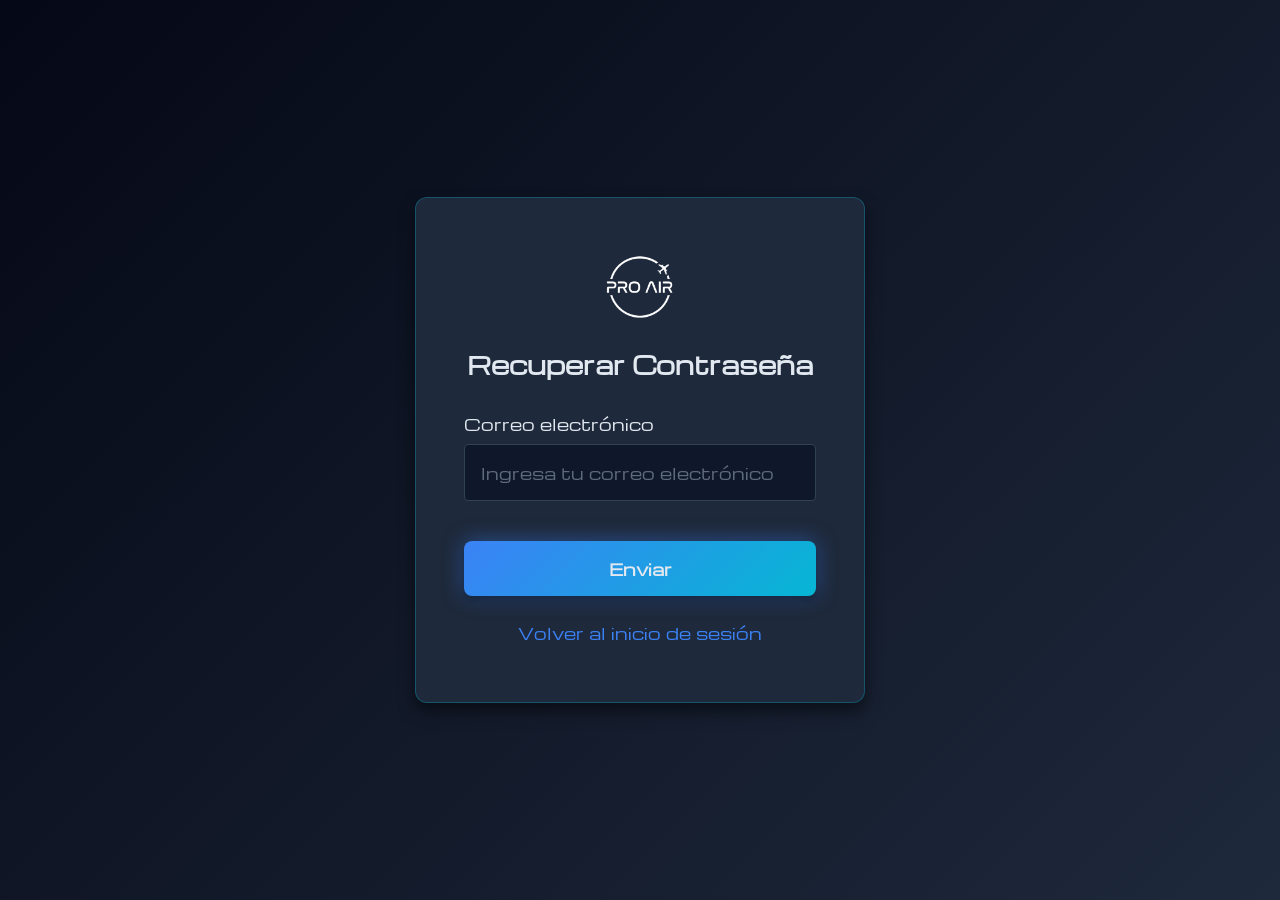
<file: recuperar.html>
<!DOCTYPE html>
<html lang="es">
<head>
    <meta charset="UTF-8">
    <meta name="viewport" content="width=device-width, initial-scale=1.0">
    <title>PRO AIR - Recuperar Contraseña</title>
    <link rel="icon" href="./img/icons/icono.png" type="image/png">
    <link rel="stylesheet" href="css/style.css">
    <link rel="stylesheet" href="css/forms.css">
    <link rel="stylesheet" href="css/layout.css">
    <link rel="stylesheet" href="css/responsive.css">
</head>
<body>
    <main class="form-container">
        <div class="form-wrapper">
            <header class="form-header">
                <img src="./img/icons/logo.png" alt="Logo PRO AIR" class="logo">
                <h1>Recuperar Contraseña</h1>
            </header>

            <form class="recovery-form" action="crear-contraseña.html" method="get">
                <div class="form-group">
                    <label for="email">Correo electrónico</label>
                    <input 
                        type="email" 
                        id="email" 
                        name="email" 
                        placeholder="Ingresa tu correo electrónico"
                        required
                        aria-required="true"
                    >
                </div>

                <button type="submit" class="btn btn-primary">Enviar</button>
            </form>

            <div class="form-links">
                <a href="index.html" class="link">Volver al inicio de sesión</a>
            </div>
        </div>
    </main>
</body>
</html>
</file>
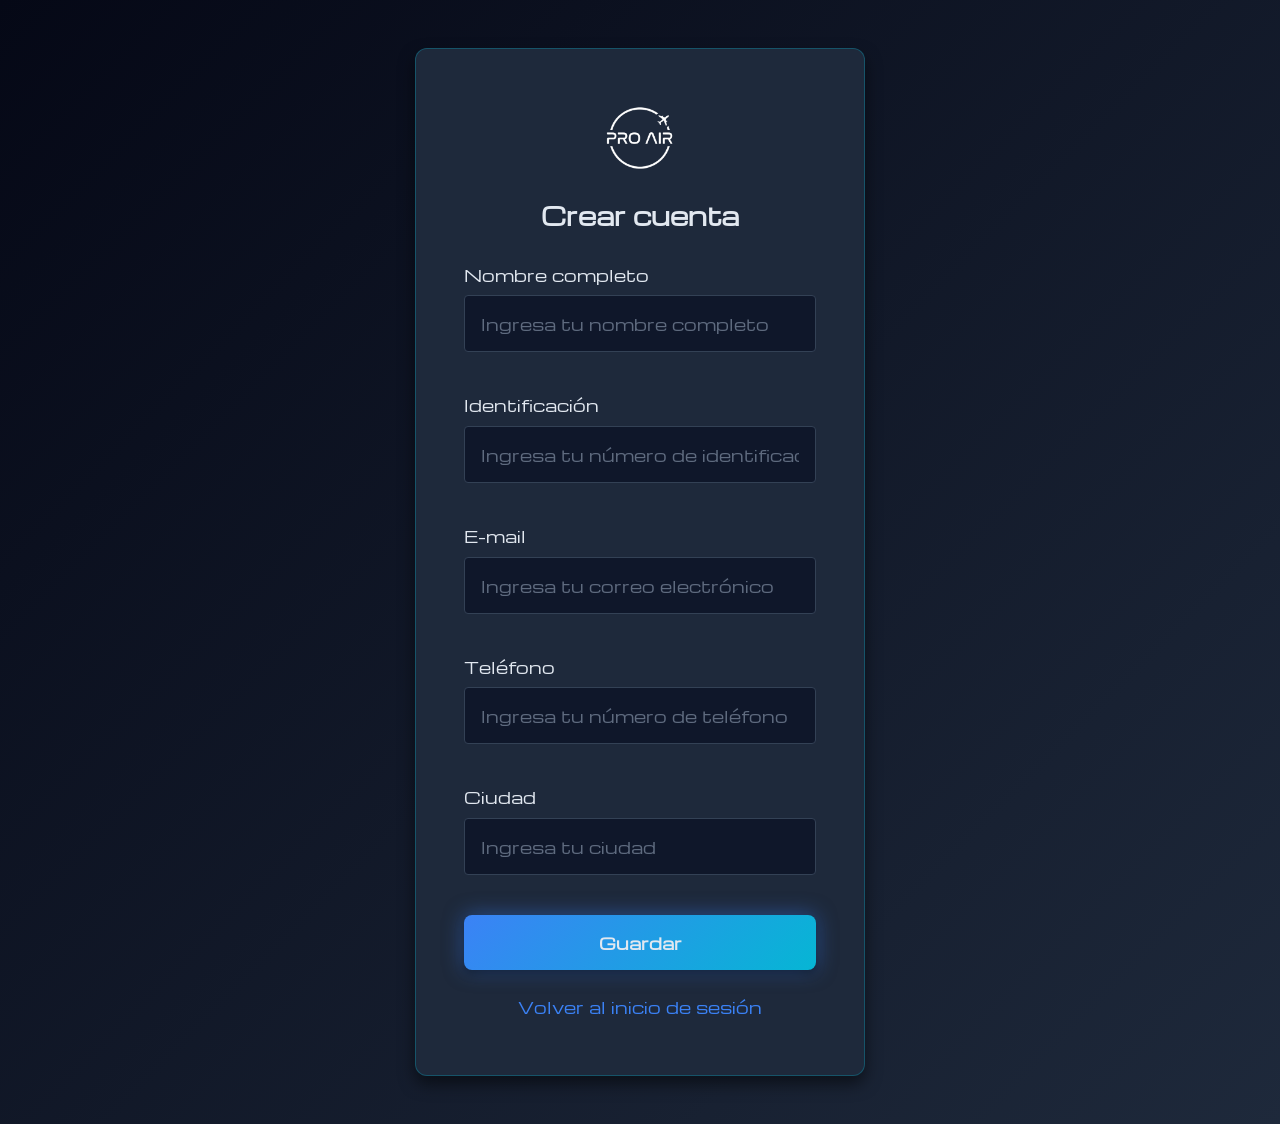
<file: registro.html>
<!DOCTYPE html>
<html lang="es">
<head>
    <meta charset="UTF-8">
    <meta name="viewport" content="width=device-width, initial-scale=1.0">
    <title>PRO AIR - Registro</title>
    <link rel="icon" href="./img/icons/icono.png" type="image/png">
    <link rel="stylesheet" href="css/style.css">
    <link rel="stylesheet" href="css/forms.css">
    <link rel="stylesheet" href="css/layout.css">
    <link rel="stylesheet" href="css/responsive.css">
</head>
<body>
    <main class="form-container">
        <div class="form-wrapper">
            <header class="form-header">
                <img src="./img/icons/logo.png" alt="Logo PRO AIR" class="logo">
                <h1>Crear cuenta</h1>
            </header>

            <form class="registration-form" action="crear-contraseña.html" method="get">
                <div class="form-group">
                    <label for="nombre">Nombre completo</label>
                    <input 
                        type="text" 
                        id="nombre" 
                        name="nombre" 
                        placeholder="Ingresa tu nombre completo"
                        required
                        aria-required="true"
                    >
                </div>

                <div class="form-group">
                    <label for="identificacion">Identificación</label>
                    <input 
                        type="text" 
                        id="identificacion" 
                        name="identificacion" 
                        placeholder="Ingresa tu número de identificación"
                        required
                        aria-required="true"
                    >
                </div>

                <div class="form-group">
                    <label for="email">E-mail</label>
                    <input 
                        type="email" 
                        id="email" 
                        name="email" 
                        placeholder="Ingresa tu correo electrónico"
                        required
                        aria-required="true"
                    >
                </div>

                <div class="form-group">
                    <label for="telefono">Teléfono</label>
                    <input 
                        type="tel" 
                        id="telefono" 
                        name="telefono" 
                        placeholder="Ingresa tu número de teléfono"
                        required
                        aria-required="true"
                    >
                </div>

                <div class="form-group">
                    <label for="ciudad">Ciudad</label>
                    <input 
                        type="text" 
                        id="ciudad" 
                        name="ciudad" 
                        placeholder="Ingresa tu ciudad"
                        required
                        aria-required="true"
                    >
                </div>

                <button type="submit" class="btn btn-primary">Guardar</button>
            </form>

            <div class="form-links">
                <a href="index.html" class="link">Volver al inicio de sesión</a>
            </div>
        </div>
    </main>
</body>
</html>
</file>
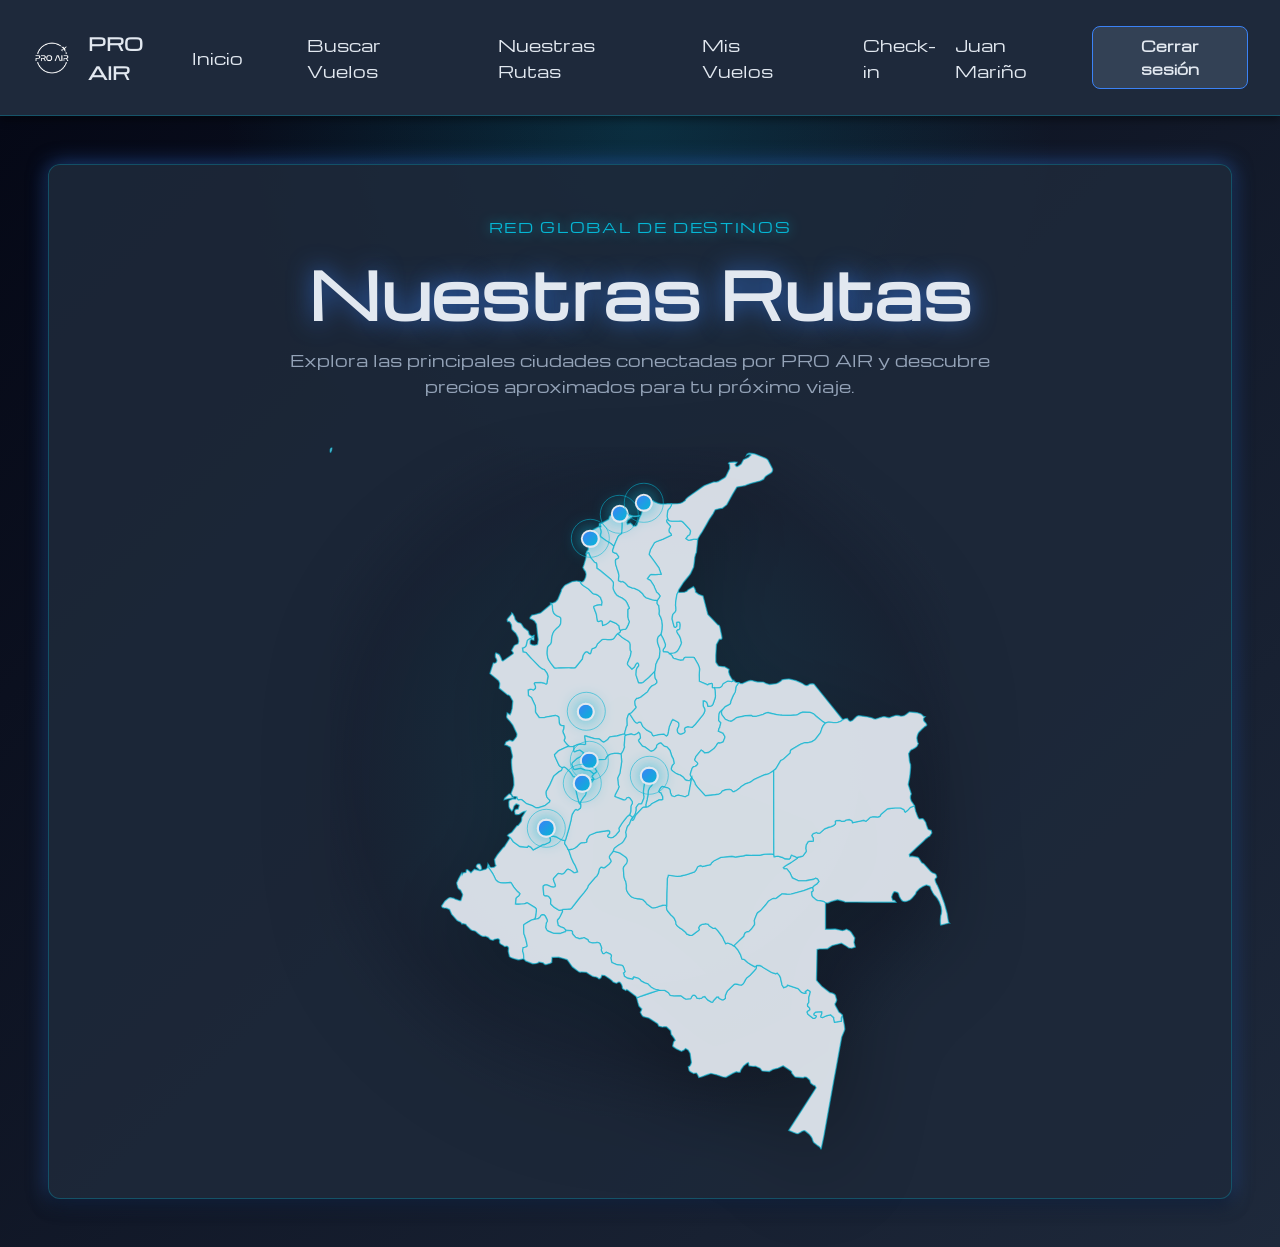
<file: rutas.html>
<!DOCTYPE html>
<html lang="es">

<head>
    <meta charset="UTF-8">
    <meta name="viewport" content="width=device-width, initial-scale=1.0">
    <title>PRO AIR - Nuestras Rutas</title>
    <link rel="icon" href="./img/icons/icono.png" type="image/png">
    <link rel="stylesheet" href="css/style.css">
    <link rel="stylesheet" href="css/forms.css">
    <link rel="stylesheet" href="css/layout.css">
    <link rel="stylesheet" href="css/responsive.css">
</head>

<body>
    <nav class="nav-mobile">
        <div class="nav-mobile-content">
            <a href="menu.html" class="nav-mobile-logo">
                <img src="./img/icons/logo.png" alt="Logo PRO AIR">
                <span>PRO AIR</span>
            </a>
            <div class="nav-mobile-links">
                <a href="menu.html" class="nav-mobile-link">Inicio</a>
                <a href="rutas.html" class="nav-mobile-link">Rutas</a>
                <a href="index.html" class="nav-mobile-logout">Cerrar sesión</a>
            </div>
        </div>
    </nav>
    <nav class="nav-bar">
        <div class="nav-content">
            <a href="menu.html" class="nav-logo">
                <img src="./img/icons/logo.png" alt="Logo PRO AIR">
                <span>PRO AIR</span>
            </a>
            <div class="nav-links">
                <a href="menu.html" class="nav-link">Inicio</a>
                <a href="buscar-vuelos.html" class="nav-link">Buscar Vuelos</a>
                <a href="rutas.html" class="nav-link">Nuestras Rutas</a>
                <a href="mis-vuelos.html" class="nav-link">Mis Vuelos</a>
                <a href="checkin.html" class="nav-link">Check-in</a>
            </div>
            <div class="nav-user">
                <span class="nav-username">Juan Mariño</span>
                <a href="index.html" class="btn btn-logout">Cerrar sesión</a>
            </div>
        </div>
    </nav>

    <main class="routes-container">
        <section class="routes-wrapper">
            <header class="routes-header">
                <span class="routes-kicker">Red global de destinos</span>
                <h1>Nuestras Rutas</h1>
                <p>
                    Explora las principales ciudades conectadas por PRO AIR y descubre precios
                    aproximados para tu próximo viaje.
                </p>
            </header>

            <div class="routes-map" aria-label="Mapa visual de rutas internacionales de PRO AIR">
                <div class="colombia-map" aria-hidden="true">
                    <svg class="colombia-svg" viewBox="0 0 612.82184 693.68036" role="img" aria-label="Mapa de Colombia">
                        <use href="img/colombia.svg#CO-AMA"></use>
                        <use href="img/colombia.svg#CO-ANT"></use>
                        <use href="img/colombia.svg#CO-ARA"></use>
                        <use href="img/colombia.svg#CO-ATL"></use>
                        <use href="img/colombia.svg#CO-BOL"></use>
                        <use href="img/colombia.svg#CO-BOY"></use>
                        <use href="img/colombia.svg#CO-CAL"></use>
                        <use href="img/colombia.svg#CO-CAQ"></use>
                        <use href="img/colombia.svg#CO-CAS"></use>
                        <use href="img/colombia.svg#CO-CAU"></use>
                        <use href="img/colombia.svg#CO-CES"></use>
                        <use href="img/colombia.svg#CO-CHO"></use>
                        <use href="img/colombia.svg#CO-COR"></use>
                        <use href="img/colombia.svg#CO-CUN"></use>
                        <use href="img/colombia.svg#CO-DC"></use>
                        <use href="img/colombia.svg#CO-GUA"></use>
                        <use href="img/colombia.svg#CO-GUV"></use>
                        <use href="img/colombia.svg#CO-HUI"></use>
                        <use href="img/colombia.svg#CO-LAG"></use>
                        <use href="img/colombia.svg#CO-MAG"></use>
                        <use href="img/colombia.svg#CO-MET"></use>
                        <use href="img/colombia.svg#CO-NAR"></use>
                        <use href="img/colombia.svg#CO-NSA"></use>
                        <use href="img/colombia.svg#CO-PUT"></use>
                        <use href="img/colombia.svg#CO-QUI"></use>
                        <use href="img/colombia.svg#CO-RIS"></use>
                        <use href="img/colombia.svg#CO-SAN"></use>
                        <use href="img/colombia.svg#CO-SAP"></use>
                        <use href="img/colombia.svg#CO-SUC"></use>
                        <use href="img/colombia.svg#CO-TOL"></use>
                        <use href="img/colombia.svg#CO-VAC"></use>
                        <use href="img/colombia.svg#CO-VAU"></use>
                        <use href="img/colombia.svg#CO-VID"></use>
                    </svg>
                </div>

                <button class="route-marker bogota" type="button" aria-label="Bogotá desde $120 USD">
                    <span class="marker-dot"></span>
                    <span class="marker-tooltip">
                        <strong>Bogotá</strong>
                        Desde $120 USD
                    </span>
                </button>

                <button class="route-marker medellin" type="button" aria-label="Medellín desde $135 USD">
                    <span class="marker-dot"></span>
                    <span class="marker-tooltip">
                        <strong>Medellín</strong>
                        Desde $135 USD
                    </span>
                </button>

                <button class="route-marker cali" type="button" aria-label="Cali desde $128 USD">
                    <span class="marker-dot"></span>
                    <span class="marker-tooltip">
                        <strong>Cali</strong>
                        Desde $128 USD
                    </span>
                </button>

                <button class="route-marker barranquilla" type="button" aria-label="Barranquilla desde $145 USD">
                    <span class="marker-dot"></span>
                    <span class="marker-tooltip">
                        <strong>Barranquilla</strong>
                        Desde $145 USD
                    </span>
                </button>

                <button class="route-marker cartagena" type="button" aria-label="Cartagena desde $150 USD">
                    <span class="marker-dot"></span>
                    <span class="marker-tooltip">
                        <strong>Cartagena</strong>
                        Desde $150 USD
                    </span>
                </button>

                <button class="route-marker santa-marta" type="button" aria-label="Santa Marta desde $148 USD">
                    <span class="marker-dot"></span>
                    <span class="marker-tooltip">
                        <strong>Santa Marta</strong>
                        Desde $148 USD
                    </span>
                </button>

                <button class="route-marker manizales" type="button" aria-label="Manizales desde $118 USD">
                    <span class="marker-dot"></span>
                    <span class="marker-tooltip">
                        <strong>Manizales</strong>
                        Desde $118 USD
                    </span>
                </button>

                <button class="route-marker armenia" type="button" aria-label="Armenia desde $115 USD">
                    <span class="marker-dot"></span>
                    <span class="marker-tooltip">
                        <strong>Armenia</strong>
                        Desde $115 USD
                    </span>
                </button>
            </div>
        </section>
    </main>
</body>

</html>
</file>
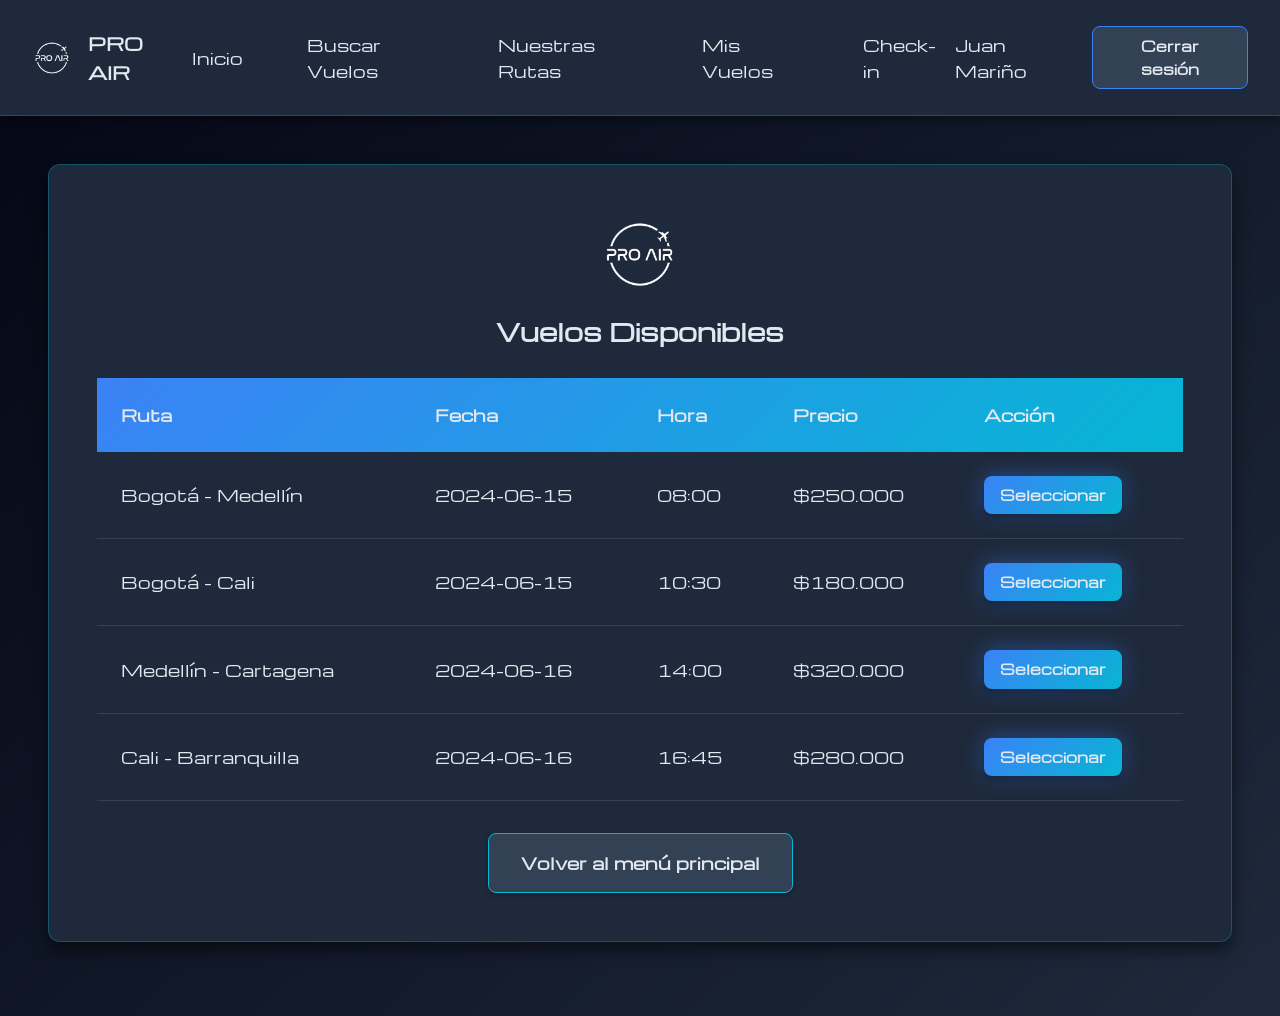
<file: vuelos.html>
<!DOCTYPE html>
<html lang="es">
<head>
    <meta charset="UTF-8">
    <meta name="viewport" content="width=device-width, initial-scale=1.0">
    <title>PRO AIR - Vuelos Disponibles</title>
    <link rel="icon" href="./img/icons/icono.png" type="image/png">
    <link rel="stylesheet" href="css/style.css">
    <link rel="stylesheet" href="css/forms.css">
    <link rel="stylesheet" href="css/layout.css">
    <link rel="stylesheet" href="css/responsive.css">
</head>
<body>
    <nav class="nav-mobile">
        <div class="nav-mobile-content">
            <a href="menu.html" class="nav-mobile-logo">
                <img src="./img/icons/logo.png" alt="Logo PRO AIR">
                <span>PRO AIR</span>
            </a>
            <div class="nav-mobile-links">
                <a href="menu.html" class="nav-mobile-link">Inicio</a>
                <a href="rutas.html" class="nav-mobile-link">Rutas</a>
                <a href="index.html" class="nav-mobile-logout">Cerrar sesión</a>
            </div>
        </div>
    </nav>
    <nav class="nav-bar">
        <div class="nav-content">
            <a href="menu.html" class="nav-logo">
                <img src="./img/icons/logo.png" alt="Logo PRO AIR">
                <span>PRO AIR</span>
            </a>
            <div class="nav-links">
                <a href="menu.html" class="nav-link">Inicio</a>
                <a href="buscar-vuelos.html" class="nav-link">Buscar Vuelos</a>
                <a href="rutas.html" class="nav-link">Nuestras Rutas</a>
                <a href="mis-vuelos.html" class="nav-link">Mis Vuelos</a>
                <a href="checkin.html" class="nav-link">Check-in</a>
            </div>
            <div class="nav-user">
                <span class="nav-username">Juan Mariño</span>
                <a href="index.html" class="btn btn-logout">Cerrar sesión</a>
            </div>
        </div>
    </nav>
    <main class="flights-container">
        <div class="flights-wrapper">
            <header class="flights-header">
                <img src="./img/icons/logo.png" alt="Logo PRO AIR" class="logo">
                <h1>Vuelos Disponibles</h1>
            </header>

            <section class="flights-content">
                <table class="flights-table">
                    <thead>
                        <tr>
                            <th scope="col">Ruta</th>
                            <th scope="col">Fecha</th>
                            <th scope="col">Hora</th>
                            <th scope="col">Precio</th>
                            <th scope="col">Acción</th>
                        </tr>
                    </thead>
                    <tbody>
                        <tr>
                            <td>Bogotá - Medellín</td>
                            <td>2024-06-15</td>
                            <td>08:00</td>
                            <td>$250.000</td>
                            <td><a href="pago.html" class="btn btn-primary btn-sm">Seleccionar</a></td>
                        </tr>
                        <tr>
                            <td>Bogotá - Cali</td>
                            <td>2024-06-15</td>
                            <td>10:30</td>
                            <td>$180.000</td>
                            <td><a href="pago.html" class="btn btn-primary btn-sm">Seleccionar</a></td>
                        </tr>
                        <tr>
                            <td>Medellín - Cartagena</td>
                            <td>2024-06-16</td>
                            <td>14:00</td>
                            <td>$320.000</td>
                            <td><a href="pago.html" class="btn btn-primary btn-sm">Seleccionar</a></td>
                        </tr>
                        <tr>
                            <td>Cali - Barranquilla</td>
                            <td>2024-06-16</td>
                            <td>16:45</td>
                            <td>$280.000</td>
                            <td><a href="pago.html" class="btn btn-primary btn-sm">Seleccionar</a></td>
                        </tr>
                    </tbody>
                </table>
            </section>

            <div class="flights-actions">
                <a href="menu.html" class="btn btn-secondary">Volver al menú principal</a>
            </div>
        </div>
    </main>
</body>
</html>
</file>
<file: css/style.css>
/* Variables CSS */

/* Fuente Michroma */
@font-face {
    font-family: 'Michroma';
    src: url('../fonts/Michroma-Regular.ttf') format('truetype');
    font-weight: 400;
    font-style: normal;
}

:root {
    /* Colores principales */
    --color-primary: #3B82F6;
    --color-secondary: #06B6D4;
    --color-gradient-start: #050816;
    --color-gradient-end: #1E293B;

    /* Fondos */
    --color-background: #050816;
    --color-surface: #1E293B;

    /* Texto */
    --color-text-primary: #E2E8F0;
    --color-text-secondary: #94A3B8;

    /* Grises */
    --color-white: #E2E8F0;
    --color-black: #050816;
    --color-gray-light: #334155;
    --color-gray-medium: #1E293B;
    --color-gray-dark: #0F172A;

    /* Fuentes */
    --font-family: 'Michroma', 'Poppins', 'Open Sans', sans-serif;
    --font-size-base: 16px;
    --font-size-small: 14px;
    --font-size-large: 18px;
    --font-size-xlarge: 24px;

    /* Espacios */
    --spacing-xs: 0.5rem;
    --spacing-sm: 1rem;
    --spacing-md: 1.5rem;
    --spacing-lg: 2rem;
    --spacing-xl: 3rem;

    /* Border radius */
    --border-radius-sm: 4px;
    --border-radius-md: 8px;
    --border-radius-lg: 12px;

    /* Sombras */
    --shadow-sm: 0 2px 4px rgba(0, 0, 0, 0.3);
    --shadow-md: 0 4px 8px rgba(0, 0, 0, 0.4);
    --shadow-lg: 0 8px 16px rgba(0, 0, 0, 0.5);

    /* Glow */
    --glow-primary: 0 0 20px rgba(59, 130, 246, 0.5);
    --glow-secondary: 0 0 20px rgba(6, 182, 212, 0.5);
    --glow-hover: 0 0 30px rgba(6, 182, 212, 0.7);

    /* Transiciones */
    --transition-fast: 0.2s ease;
    --transition-normal: 0.3s ease;

    /* Media queries */
    --breakpoint-mobile: 320px;
    --breakpoint-tablet: 768px;
    --breakpoint-desktop: 1024px;
}

/* Reset */


.michroma-regular {
    font-family: "Michroma", sans-serif;
    font-weight: 400;
    font-style: normal;
}



* {
    margin: 0;
    padding: 0;
    box-sizing: border-box;
}

html {
    font-size: var(--font-size-base);
    scroll-behavior: smooth;
}

body {
    font-family: var(--font-family);
    line-height: 1.6;
    color: var(--color-text-primary);
    background-color: var(--color-background);
    min-height: 100vh;
}

/* Tipografía */
h1,
h2,
h3,
h4,
h5,
h6 {
    font-weight: 600;
    margin-bottom: var(--spacing-sm);
    line-height: 1.2;
}

h1 {
    font-size: var(--font-size-xlarge);
}

h2 {
    font-size: var(--font-size-large);
}

p {
    margin-bottom: var(--spacing-sm);
}

a {
    color: var(--color-primary);
    text-decoration: none;
    transition: color var(--transition-fast);
}

a:hover {
    color: var(--color-secondary);
    text-shadow: 0 0 10px rgba(6, 182, 212, 0.5);
}

/* Imágenes */
img {
    max-width: 100%;
    height: auto;
    display: block;
}

/* Clases utilitarias */
.container {
    width: 100%;
    max-width: 1200px;
    margin: 0 auto;
    padding: 0 var(--spacing-md);
}

.text-center {
    text-align: center;
}

.text-gradient {
    background: linear-gradient(135deg, var(--color-gradient-start), var(--color-gradient-end));
    -webkit-background-clip: text;
    -webkit-text-fill-color: transparent;
    background-clip: text;
}
</file>
<file: css/forms.css>
/* Formularios */

/* Contenedores */
.form-container,
.login-container {
    display: flex;
    justify-content: center;
    align-items: center;
    min-height: 100vh;
    padding: var(--spacing-md);
    background: linear-gradient(135deg, var(--color-gradient-start), var(--color-gradient-end));
}

.form-wrapper,
.login-wrapper {
    background-color: var(--color-surface);
    padding: var(--spacing-xl);
    border-radius: var(--border-radius-lg);
    box-shadow: var(--shadow-lg);
    width: 100%;
    max-width: 400px;
    border: 1px solid rgba(6, 182, 212, 0.3);
}

/* Header */
.form-header,
.login-header {
    text-align: center;
    margin-bottom: var(--spacing-lg);
}

.logo {
    width: 80px;
    height: 80px;
    margin: 0 auto var(--spacing-md);
    object-fit: contain;
}

.logo-small {
    width: 40px;
    height: 40px;
    object-fit: contain;
}

/* Inputs */
.form-group {
    margin-bottom: var(--spacing-md);
}

.form-group label {
    display: block;
    margin-bottom: var(--spacing-xs);
    font-weight: 500;
    color: var(--color-text-primary);
}

.form-group input[type="text"],
.form-group input[type="email"],
.form-group input[type="password"],
.form-group input[type="tel"],
.form-group input[type="date"] {
    width: 100%;
    padding: var(--spacing-sm);
    border: 1px solid var(--color-gray-light);
    border-radius: var(--border-radius-sm);
    font-family: var(--font-family);
    font-size: var(--font-size-base);
    transition: border-color var(--transition-fast), box-shadow var(--transition-fast);
    background-color: var(--color-gray-dark);
    color: var(--color-text-primary);
}

.form-group input:focus {
    outline: none;
    border-color: var(--color-secondary);
    box-shadow: 0 0 0 3px rgba(6, 182, 212, 0.3);
}

.form-group input::placeholder {
    color: var(--color-text-secondary);
    opacity: 0.6;
}

/* Checkbox */
.checkbox-group {
    display: flex;
    align-items: center;
    gap: var(--spacing-xs);
}

.checkbox-group input[type="checkbox"] {
    width: auto;
    margin: 0;
}

.checkbox-group label {
    margin: 0;
    font-weight: 400;
}

/* Botones */
.btn {
    display: inline-block;
    padding: var(--spacing-sm) var(--spacing-lg);
    border: none;
    border-radius: var(--border-radius-md);
    font-family: var(--font-family);
    font-size: var(--font-size-base);
    font-weight: 600;
    text-align: center;
    cursor: pointer;
    transition: all var(--transition-normal);
    text-decoration: none;
}

.btn-primary {
    background: linear-gradient(135deg, var(--color-primary), var(--color-secondary));
    color: var(--color-white);
    box-shadow: var(--shadow-md), var(--glow-primary);
    width: 100%;
}

.btn-primary:hover {
    transform: scale(1.02);
    box-shadow: var(--shadow-lg), var(--glow-hover);
}

.btn-secondary {
    background-color: var(--color-gray-light);
    color: var(--color-text-primary);
    box-shadow: var(--shadow-sm);
    border: 1px solid var(--color-secondary);
}

.btn-secondary:hover {
    background-color: var(--color-secondary);
    color: var(--color-white);
    transform: scale(1.02);
    box-shadow: var(--glow-secondary);
}

.btn-logout {
    background-color: var(--color-gray-light);
    color: var(--color-text-primary);
    padding: var(--spacing-xs) var(--spacing-md);
    font-size: var(--font-size-small);
    border: 1px solid var(--color-primary);
}

.btn-logout:hover {
    background-color: var(--color-primary);
    color: var(--color-white);
    box-shadow: var(--glow-primary);
}

.btn-sm {
    padding: var(--spacing-xs) var(--spacing-sm);
    font-size: var(--font-size-small);
    width: auto;
}

/* Links */
.login-links,
.form-links {
    text-align: center;
    margin-top: var(--spacing-md);
}

.link {
    display: block;
    color: var(--color-primary);
    text-decoration: none;
    margin-bottom: var(--spacing-xs);
    transition: color var(--transition-fast);
}

.link:hover {
    color: var(--color-secondary);
    text-decoration: underline;
    text-shadow: 0 0 10px rgba(6, 182, 212, 0.5);
}

/* Formularios */
.login-form,
.registration-form,
.password-form,
.search-form,
.checkin-form,
.recovery-form {
    display: flex;
    flex-direction: column;
    gap: var(--spacing-sm);
}
</file>
<file: css/layout.css>
/* Layout */

/* Navegación desktop */
.nav-bar {
    display: none;
    background-color: var(--color-surface);
    border-bottom: 1px solid rgba(6, 182, 212, 0.3);
    padding: var(--spacing-md) var(--spacing-lg);
    position: sticky;
    top: 0;
    z-index: 1000;
    box-shadow: var(--shadow-md);
}

/* Navegación móvil */
.nav-mobile {
    display: block;
    background-color: var(--color-surface);
    border-bottom: 1px solid rgba(6, 182, 212, 0.3);
    padding: var(--spacing-sm) var(--spacing-md);
    position: sticky;
    top: 0;
    z-index: 1000;
    box-shadow: var(--shadow-md);
}

.nav-mobile-content {
    display: flex;
    justify-content: space-between;
    align-items: center;
    gap: var(--spacing-sm);
}

.nav-mobile-logo {
    display: flex;
    align-items: center;
    gap: var(--spacing-xs);
    text-decoration: none;
    color: var(--color-text-primary);
    font-weight: 600;
    font-size: var(--font-size-base);
}

.nav-mobile-logo img {
    width: 30px;
    height: 30px;
    object-fit: contain;
    display: block;
}

.nav-mobile-links {
    display: flex;
    gap: var(--spacing-sm);
    align-items: center;
}

.nav-mobile-link {
    color: var(--color-text-primary);
    text-decoration: none;
    font-weight: 500;
    font-size: var(--font-size-small);
    padding: var(--spacing-xs) var(--spacing-sm);
    transition: color var(--transition-fast);
}

.nav-mobile-link:hover {
    color: var(--color-secondary);
    text-shadow: 0 0 10px rgba(6, 182, 212, 0.5);
}

.nav-mobile-logout {
    background-color: var(--color-gray-light);
    color: var(--color-text-primary);
    padding: 0.25rem 0.5rem;
    font-size: 0.75rem;
    border: 1px solid var(--color-primary);
    text-decoration: none;
    border-radius: var(--border-radius-sm);
    transition: all var(--transition-fast);
}

.nav-mobile-logout:hover {
    background-color: var(--color-primary);
    color: var(--color-white);
    box-shadow: var(--glow-primary);
}

.nav-content {
    max-width: 1400px;
    margin: 0 auto;
    display: flex;
    justify-content: space-between;
    align-items: center;
}

.nav-logo {
    display: flex;
    align-items: center;
    gap: var(--spacing-sm);
    text-decoration: none;
    color: var(--color-text-primary);
    font-weight: 600;
    font-size: var(--font-size-large);
}

.nav-logo img {
    width: 40px;
    height: 40px;
    object-fit: contain;
    display: block;
}

.nav-links {
    display: flex;
    gap: var(--spacing-lg);
    align-items: center;
}

.nav-link {
    color: var(--color-text-primary);
    text-decoration: none;
    font-weight: 500;
    transition: color var(--transition-fast);
    padding: var(--spacing-xs) var(--spacing-sm);
}

.nav-link:hover {
    color: var(--color-secondary);
    text-shadow: 0 0 10px rgba(6, 182, 212, 0.5);
}

.nav-user {
    display: flex;
    align-items: center;
    gap: var(--spacing-md);
}

.nav-username {
    color: var(--color-text-primary);
    font-weight: 500;
}

/* Menú */
.menu-container {
    min-height: 100vh;
    background: linear-gradient(135deg, var(--color-gradient-start), var(--color-gradient-end));
    padding: var(--spacing-md);
}

.menu-header {
    display: flex;
    justify-content: space-between;
    align-items: center;
    padding: var(--spacing-md) 0;
    margin-bottom: var(--spacing-lg);
}

.user-info {
    display: flex;
    align-items: center;
    gap: var(--spacing-sm);
}

.username {
    font-weight: 600;
    color: var(--color-text-primary);
}

.menu-content {
    max-width: 1400px;
    margin: 0 auto;
}

.menu-title {
    text-align: center;
    color: var(--color-text-primary);
    margin-bottom: var(--spacing-xl);
    text-shadow: 0 0 20px rgba(59, 130, 246, 0.5);
}

.menu-cards {
    display: grid;
    grid-template-columns: repeat(auto-fit, minmax(280px, 1fr));
    gap: var(--spacing-lg);
    margin-bottom: var(--spacing-xl);
}

.menu-card {
    background-color: var(--color-surface);
    padding: var(--spacing-xl);
    border-radius: var(--border-radius-lg);
    box-shadow: var(--shadow-lg);
    text-align: center;
    transition: transform var(--transition-normal), box-shadow var(--transition-normal);
    text-decoration: none;
    display: block;
    border: 1px solid rgba(6, 182, 212, 0.3);
}

.menu-card:hover {
    transform: translateY(-5px);
    box-shadow: 0 12px 24px rgba(0, 0, 0, 0.5), var(--glow-secondary);
    border-color: var(--color-secondary);
}

.card-icon {
    font-size: 3rem;
    margin-bottom: var(--spacing-md);
}

.card-title {
    color: var(--color-text-primary);
    margin: 0;
}

/* Vuelos */
.flights-container {
    min-height: 100vh;
    background: linear-gradient(135deg, var(--color-gradient-start), var(--color-gradient-end));
    padding: var(--spacing-md);
}

.flights-wrapper {
    background-color: var(--color-surface);
    padding: var(--spacing-xl);
    border-radius: var(--border-radius-lg);
    box-shadow: var(--shadow-lg);
    max-width: 1400px;
    margin: 0 auto;
    border: 1px solid rgba(6, 182, 212, 0.3);
}

.flights-header {
    text-align: center;
    margin-bottom: var(--spacing-lg);
}

.flights-content {
    margin-bottom: var(--spacing-lg);
}

.flights-table {
    width: 100%;
    border-collapse: collapse;
    margin-bottom: var(--spacing-lg);
}

.flights-table thead {
    background: linear-gradient(135deg, var(--color-primary), var(--color-secondary));
    color: var(--color-white);
}

.flights-table th {
    padding: var(--spacing-md);
    text-align: left;
    font-weight: 600;
}

.flights-table tbody tr {
    border-bottom: 1px solid var(--color-gray-light);
}

.flights-table tbody tr:hover {
    background-color: var(--color-gray-dark);
}

.flights-table td {
    padding: var(--spacing-md);
}

.flights-actions {
    text-align: center;
}

/* Mis vuelos */
.my-flights-container {
    min-height: 100vh;
    background: linear-gradient(135deg, var(--color-gradient-start), var(--color-gradient-end));
    padding: var(--spacing-md);
}

.my-flights-wrapper {
    background-color: var(--color-surface);
    padding: var(--spacing-xl);
    border-radius: var(--border-radius-lg);
    box-shadow: var(--shadow-lg);
    max-width: 1400px;
    margin: 0 auto;
    border: 1px solid rgba(6, 182, 212, 0.3);
}

.my-flights-header {
    text-align: center;
    margin-bottom: var(--spacing-lg);
}

.my-flights-content {
    margin-bottom: var(--spacing-lg);
}

.flights-list {
    list-style: none;
}

.flight-item {
    background-color: var(--color-gray-dark);
    padding: var(--spacing-lg);
    border-radius: var(--border-radius-md);
    margin-bottom: var(--spacing-md);
    transition: transform var(--transition-fast);
    border: 1px solid rgba(6, 182, 212, 0.2);
}

.flight-item:hover {
    transform: translateX(5px);
    border-color: var(--color-secondary);
    box-shadow: var(--glow-secondary);
}

.flight-info h2 {
    margin-bottom: var(--spacing-xs);
    color: var(--color-primary);
}

.flight-info p {
    margin-bottom: var(--spacing-xs);
    color: var(--color-text-secondary);
}

.flight-status {
    font-weight: 600;
    color: var(--color-secondary);
    text-shadow: 0 0 10px rgba(6, 182, 212, 0.5);
}

.my-flights-actions {
    text-align: center;
}

/* Sección pago */
.payment-container {
    min-height: 100vh;
    background: linear-gradient(135deg, var(--color-gradient-start), var(--color-gradient-end));
    padding: var(--spacing-md);
}

.payment-wrapper {
    background-color: var(--color-surface);
    padding: var(--spacing-xl);
    border-radius: var(--border-radius-lg);
    box-shadow: var(--shadow-lg);
    max-width: 900px;
    margin: 0 auto;
    border: 1px solid rgba(6, 182, 212, 0.3);
}

.payment-header {
    text-align: center;
    margin-bottom: var(--spacing-xl);
}

.flight-summary {
    margin-bottom: var(--spacing-xl);
}

.flight-summary h2 {
    color: var(--color-text-primary);
    margin-bottom: var(--spacing-md);
}

.summary-card {
    background-color: var(--color-gray-dark);
    padding: var(--spacing-lg);
    border-radius: var(--border-radius-md);
    border: 1px solid rgba(6, 182, 212, 0.2);
}

.summary-item {
    display: flex;
    justify-content: space-between;
    padding: var(--spacing-sm) 0;
    border-bottom: 1px solid var(--color-gray-light);
}

.summary-item:last-child {
    border-bottom: none;
}

.summary-item .label {
    color: var(--color-text-secondary);
    font-weight: 500;
}

.summary-item .value {
    color: var(--color-text-primary);
    font-weight: 600;
}

.summary-item.total {
    margin-top: var(--spacing-md);
    padding-top: var(--spacing-md);
    border-top: 2px solid var(--color-secondary);
    border-bottom: none;
}

.summary-item.total .value.price {
    color: var(--color-secondary);
    font-size: var(--font-size-xlarge);
    text-shadow: 0 0 10px rgba(6, 182, 212, 0.5);
}

.passenger-info,
.payment-method {
    margin-bottom: var(--spacing-xl);
}

.passenger-info h2,
.payment-method h2 {
    color: var(--color-text-primary);
    margin-bottom: var(--spacing-md);
}

.payment-options {
    display: grid;
    grid-template-columns: repeat(auto-fit, minmax(150px, 1fr));
    gap: var(--spacing-md);
    margin-bottom: var(--spacing-lg);
}

.payment-option input[type="radio"] {
    display: none;
}

.payment-card {
    display: flex;
    flex-direction: column;
    align-items: center;
    gap: var(--spacing-xs);
    padding: var(--spacing-md);
    background-color: var(--color-gray-dark);
    border: 2px solid var(--color-gray-light);
    border-radius: var(--border-radius-md);
    cursor: pointer;
    transition: all var(--transition-fast);
}

.payment-option input[type="radio"]:checked + .payment-card {
    border-color: var(--color-secondary);
    background-color: rgba(6, 182, 212, 0.1);
    box-shadow: var(--glow-secondary);
}

.card-icon {
    font-size: 2rem;
}

.card-name {
    color: var(--color-text-primary);
    font-weight: 500;
}

.form-row {
    display: grid;
    grid-template-columns: 1fr 1fr;
    gap: var(--spacing-md);
}

.payment-actions {
    display: flex;
    gap: var(--spacing-md);
    margin-top: var(--spacing-xl);
}

.payment-actions .btn {
    flex: 1;
}

/* Rutas */
.routes-container {
    min-height: 100vh;
    background: radial-gradient(circle at top, rgba(6, 182, 212, 0.18), transparent 32%),
        linear-gradient(135deg, var(--color-gradient-start), var(--color-gradient-end));
    padding: var(--spacing-md);
}

.routes-wrapper {
    width: 100%;
    max-width: 1400px;
    margin: 0 auto;
    padding: var(--spacing-xl);
    background-color: rgba(30, 41, 59, 0.88);
    border: 1px solid rgba(6, 182, 212, 0.3);
    border-radius: var(--border-radius-lg);
    box-shadow: var(--shadow-lg), var(--glow-primary);
}

.routes-header {
    max-width: 760px;
    margin: 0 auto var(--spacing-xl);
    text-align: center;
}

.routes-kicker {
    display: inline-block;
    margin-bottom: var(--spacing-sm);
    color: var(--color-secondary);
    font-size: var(--font-size-small);
    letter-spacing: 0.12em;
    text-transform: uppercase;
    text-shadow: 0 0 12px rgba(6, 182, 212, 0.7);
}

.routes-header h1 {
    font-size: clamp(2rem, 5vw, 4rem);
    color: var(--color-text-primary);
    text-shadow: 0 0 25px rgba(59, 130, 246, 0.7);
}

.routes-header p {
    color: var(--color-text-secondary);
}

.routes-map {
    position: relative;
    width: min(100%, 620px);
    aspect-ratio: 612 / 694;
    margin: 0 auto;
    overflow: visible;
    border-radius: 30px;
    background: radial-gradient(circle at 50% 45%, rgba(6, 182, 212, 0.12), rgba(15, 23, 42, 0.18) 58%, transparent 72%);
    filter: drop-shadow(0 28px 42px rgba(0, 0, 0, 0.38));
    transition: transform var(--transition-normal), box-shadow var(--transition-normal);
}

.routes-map:hover {
    transform: translateY(-6px);
    filter: drop-shadow(0 32px 50px rgba(0, 0, 0, 0.46)) drop-shadow(0 0 24px rgba(6, 182, 212, 0.22));
}

.colombia-map {
    position: absolute;
    inset: 0;
}

.colombia-svg {
    width: 100%;
    height: 100%;
    overflow: visible;
}

.colombia-svg use {
    fill: rgba(226, 232, 240, 0.94);
    stroke: rgba(6, 182, 212, 0.62);
    stroke-width: 1.35;
    transition: fill var(--transition-fast), stroke var(--transition-fast);
}

.routes-map:hover .colombia-svg use {
    fill: rgba(241, 245, 249, 0.98);
    stroke: rgba(6, 182, 212, 0.82);
}

.route-marker {
    position: absolute;
    z-index: 5;
    width: 1.15rem;
    height: 1.15rem;
    padding: 0;
    border: 0;
    border-radius: 50%;
    background: transparent;
    cursor: pointer;
    transform: translate(-50%, -50%);
}

.route-marker::before {
    content: "";
    position: absolute;
    inset: -0.65rem;
    border: 1px solid rgba(6, 182, 212, 0.55);
    border-radius: 50%;
    animation: marker-pulse 1.8s infinite;
}

.marker-dot {
    position: absolute;
    inset: 0;
    display: block;
    border: 2px solid var(--color-white);
    border-radius: 50%;
    background: linear-gradient(135deg, var(--color-primary), var(--color-secondary));
    box-shadow: 0 0 18px rgba(6, 182, 212, 0.95);
}

.marker-tooltip {
    position: absolute;
    bottom: calc(100% + 0.9rem);
    left: 50%;
    min-width: 155px;
    padding: var(--spacing-xs) var(--spacing-sm);
    color: var(--color-text-primary);
    font-size: var(--font-size-small);
    line-height: 1.45;
    text-align: left;
    background-color: rgba(15, 23, 42, 0.96);
    border: 1px solid rgba(6, 182, 212, 0.55);
    border-radius: var(--border-radius-md);
    box-shadow: var(--shadow-md), var(--glow-secondary);
    opacity: 0;
    pointer-events: none;
    transform: translate(-50%, 8px);
    transition: opacity var(--transition-fast), transform var(--transition-fast);
}

.marker-tooltip::after {
    content: "";
    position: absolute;
    top: 100%;
    left: 50%;
    border: 7px solid transparent;
    border-top-color: rgba(15, 23, 42, 0.96);
    transform: translateX(-50%);
}

.marker-tooltip strong {
    display: block;
    color: var(--color-secondary);
}

.route-marker:hover,
.route-marker:focus-visible {
    z-index: 10;
    outline: none;
}

.route-marker:hover .marker-tooltip,
.route-marker:focus-visible .marker-tooltip {
    opacity: 1;
    transform: translate(-50%, 0);
}

.bogota {
    top: 46.8%;
    left: 51.5%;
}

.medellin {
    top: 37.7%;
    left: 41.3%;
}

.cali {
    top: 54.3%;
    left: 34.9%;
}

.barranquilla {
    top: 9.6%;
    left: 46.7%;
}

.cartagena {
    top: 13.1%;
    left: 42%;
}

.santa-marta {
    top: 8%;
    left: 50.6%;
}

.manizales {
    top: 44.7%;
    left: 41.8%;
}

.armenia {
    top: 47.9%;
    left: 40.7%;
}

@keyframes marker-pulse {
    0% {
        opacity: 0.8;
        transform: scale(0.72);
    }

    100% {
        opacity: 0;
        transform: scale(1.65);
    }
}
</file>
<file: css/responsive.css>
/* Responsive */

/* Móvil */
@media screen and (max-width: 767px) {
    /* Navegación */
    .nav-bar {
        display: none;
    }

    .nav-mobile {
        display: block;
    }

    /* General */
    html {
        font-size: 14px;
    }
    
    /* Formularios */
    .form-wrapper,
    .login-wrapper {
        padding: var(--spacing-lg);
        max-width: 100%;
    }
    
    .logo {
        width: 60px;
        height: 60px;
    }
    
    /* Menú */
    .menu-header {
        flex-direction: column;
        gap: var(--spacing-sm);
        text-align: center;
    }
    
    .menu-cards {
        grid-template-columns: 1fr;
        gap: var(--spacing-md);
    }
    
    .menu-card {
        padding: var(--spacing-lg);
    }
    
    .card-icon {
        font-size: 2.5rem;
    }
    
    /* Vuelos */
    .flights-wrapper,
    .my-flights-wrapper,
    .routes-wrapper {
        padding: var(--spacing-lg);
    }

    /* Rutas */
    .routes-container {
        padding: var(--spacing-sm);
    }

    .routes-map {
        width: min(100%, 330px);
        min-height: unset;
    }

    .route-marker {
        width: 1rem;
        height: 1rem;
    }

    .marker-tooltip {
        min-width: 132px;
        font-size: 0.72rem;
    }

    .flights-content {
        overflow-x: auto;
        -webkit-overflow-scrolling: touch;
    }

    .flights-table {
        font-size: var(--font-size-small);
        min-width: 600px;
    }

    .flights-table th,
    .flights-table td {
        padding: var(--spacing-sm);
    }
    
    /* Mis vuelos */
    .flight-item {
        padding: var(--spacing-md);
    }
    
    .flight-info h2 {
        font-size: var(--font-size-large);
    }
    
    /* Botones */
    .btn {
        padding: var(--spacing-sm) var(--spacing-md);
    }
}

/* Tablet */
@media screen and (min-width: 768px) and (max-width: 1023px) {
    /* Navegación */
    .nav-bar {
        display: none;
    }

    .nav-mobile {
        display: block;
    }

    /* Formularios */
    .form-wrapper,
    .login-wrapper {
        max-width: 500px;
    }
    
    /* Menú */
    .menu-cards {
        grid-template-columns: repeat(2, 1fr);
    }
    
    /* Vuelos */
    .flights-wrapper,
    .my-flights-wrapper,
    .routes-wrapper {
        max-width: 900px;
    }

    /* Rutas */
    .routes-map {
        width: min(100%, 680px);
    }
}

/* Desktop */
@media screen and (min-width: 1024px) {
    /* Navegación */
    .nav-bar {
        display: block;
    }

    .nav-mobile {
        display: none;
    }

    body {
        background-color: var(--color-background);
    }
    
    /* Formularios */
    .form-container,
    .login-container {
        padding: var(--spacing-xl);
    }
    
    .form-wrapper,
    .login-wrapper {
        max-width: 450px;
    }
    
    /* Menú */
    .menu-container {
        padding: var(--spacing-xl);
    }

    .menu-content {
        max-width: 1400px;
    }

    .menu-cards {
        grid-template-columns: repeat(3, 1fr);
        gap: var(--spacing-xl);
    }

    .menu-card {
        padding: var(--spacing-xl);
    }

    .card-icon {
        font-size: 3.5rem;
    }

    /* Vuelos */
    .flights-container,
    .my-flights-container,
    .payment-container,
    .routes-container {
        padding: var(--spacing-xl);
    }

    .flights-wrapper,
    .my-flights-wrapper,
    .payment-wrapper,
    .routes-wrapper {
        max-width: 1400px;
        padding: var(--spacing-xl);
    }

    .flights-table {
        font-size: var(--font-size-base);
    }

    /* Mis vuelos */
    .flights-list {
        display: grid;
        grid-template-columns: repeat(auto-fit, minmax(300px, 1fr));
        gap: var(--spacing-lg);
    }

    .flight-item {
        margin-bottom: 0;
    }

    /* Pago */
    .payment-wrapper {
        max-width: 900px;
    }

    .form-row {
        grid-template-columns: 1fr 1fr;
    }
}

/* Pantallas grandes */
@media screen and (min-width: 1440px) {
    .menu-content,
    .flights-wrapper,
    .my-flights-wrapper,
    .routes-wrapper,
    .payment-wrapper {
        max-width: 1400px;
    }

    .payment-wrapper {
        max-width: 1000px;
    }

    .menu-cards {
        grid-template-columns: repeat(3, 1fr);
        gap: var(--spacing-xl);
    }
}

/* Landscape móvil */
@media screen and (max-width: 767px) and (orientation: landscape) {
    .form-wrapper,
    .login-wrapper {
        padding: var(--spacing-md);
    }
    
    .menu-cards {
        grid-template-columns: repeat(2, 1fr);
    }
}

/* Pantallas pequeñas */
@media screen and (max-width: 359px) {
    html {
        font-size: 12px;
    }
    
    .form-wrapper,
    .login-wrapper {
        padding: var(--spacing-md);
    }
    
    .logo {
        width: 50px;
        height: 50px;
    }
    
    .btn {
        padding: var(--spacing-xs) var(--spacing-sm);
        font-size: var(--font-size-small);
    }
}
</file>
